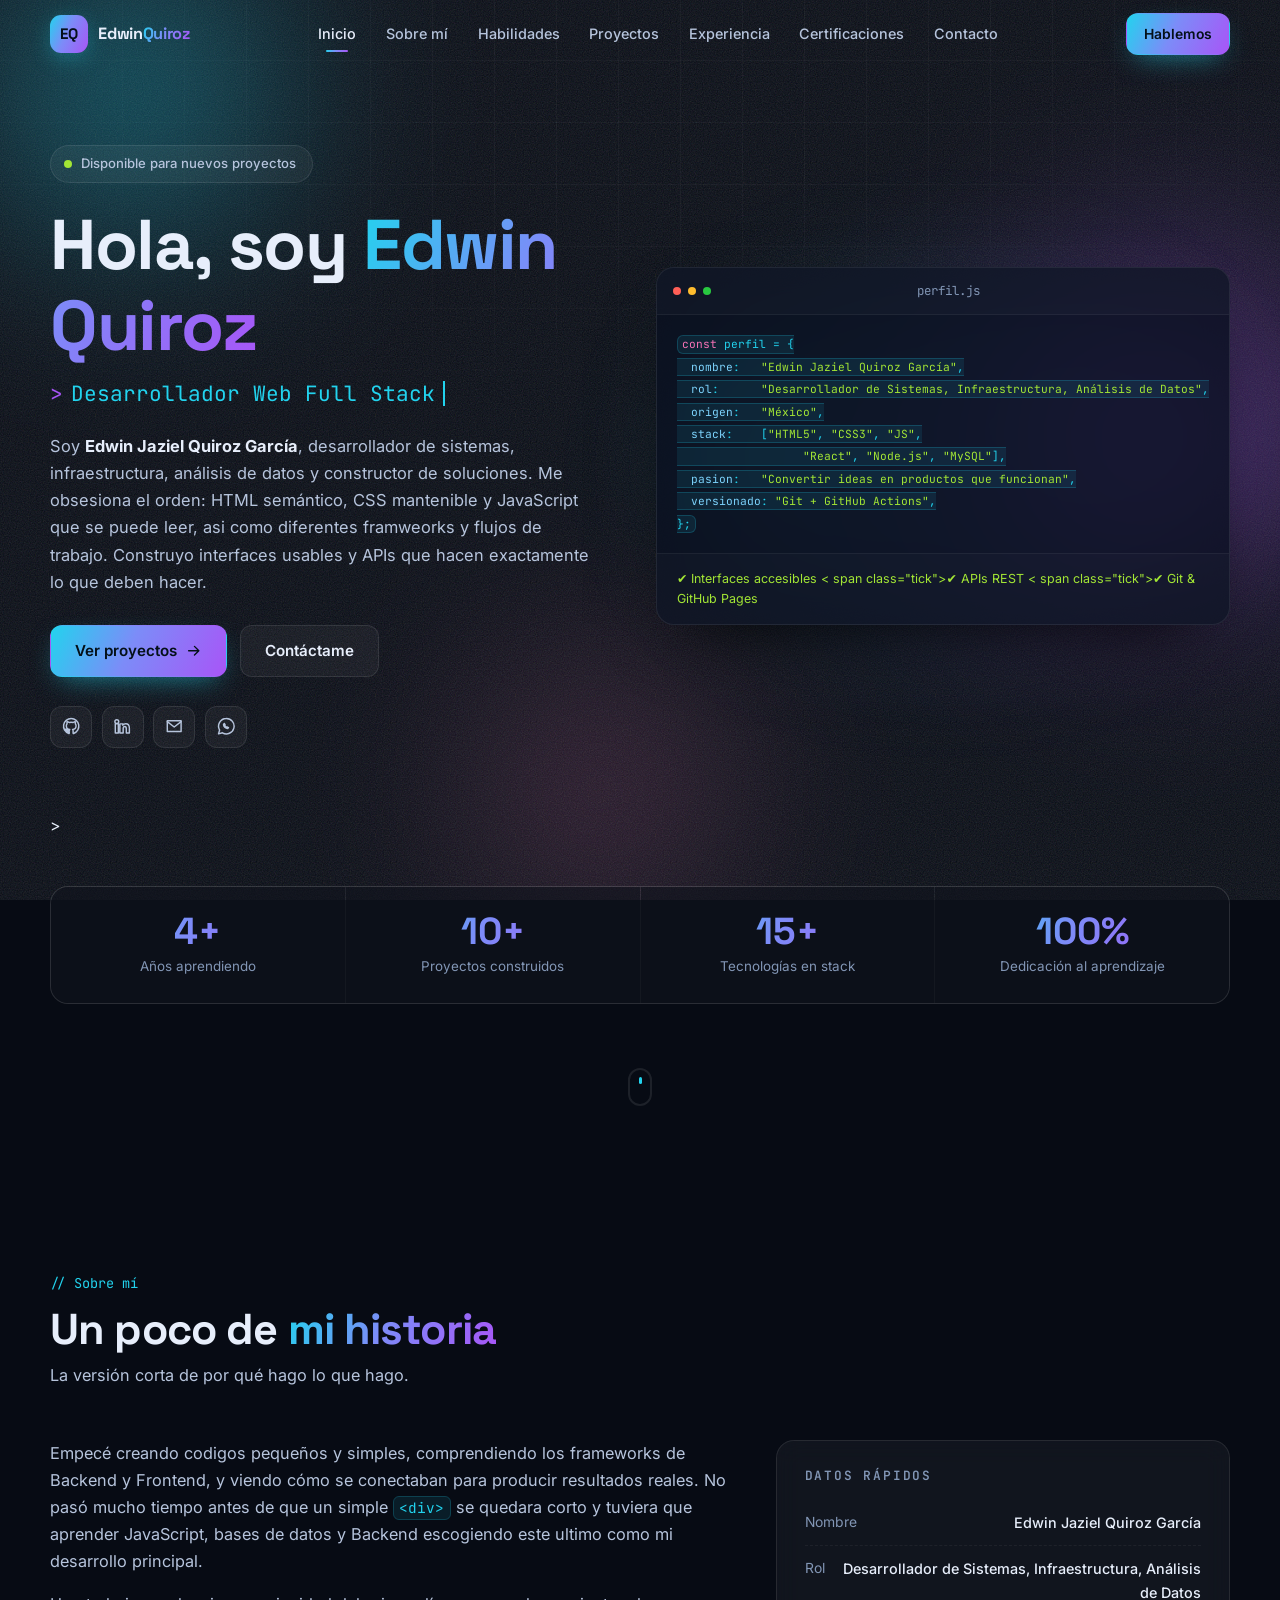
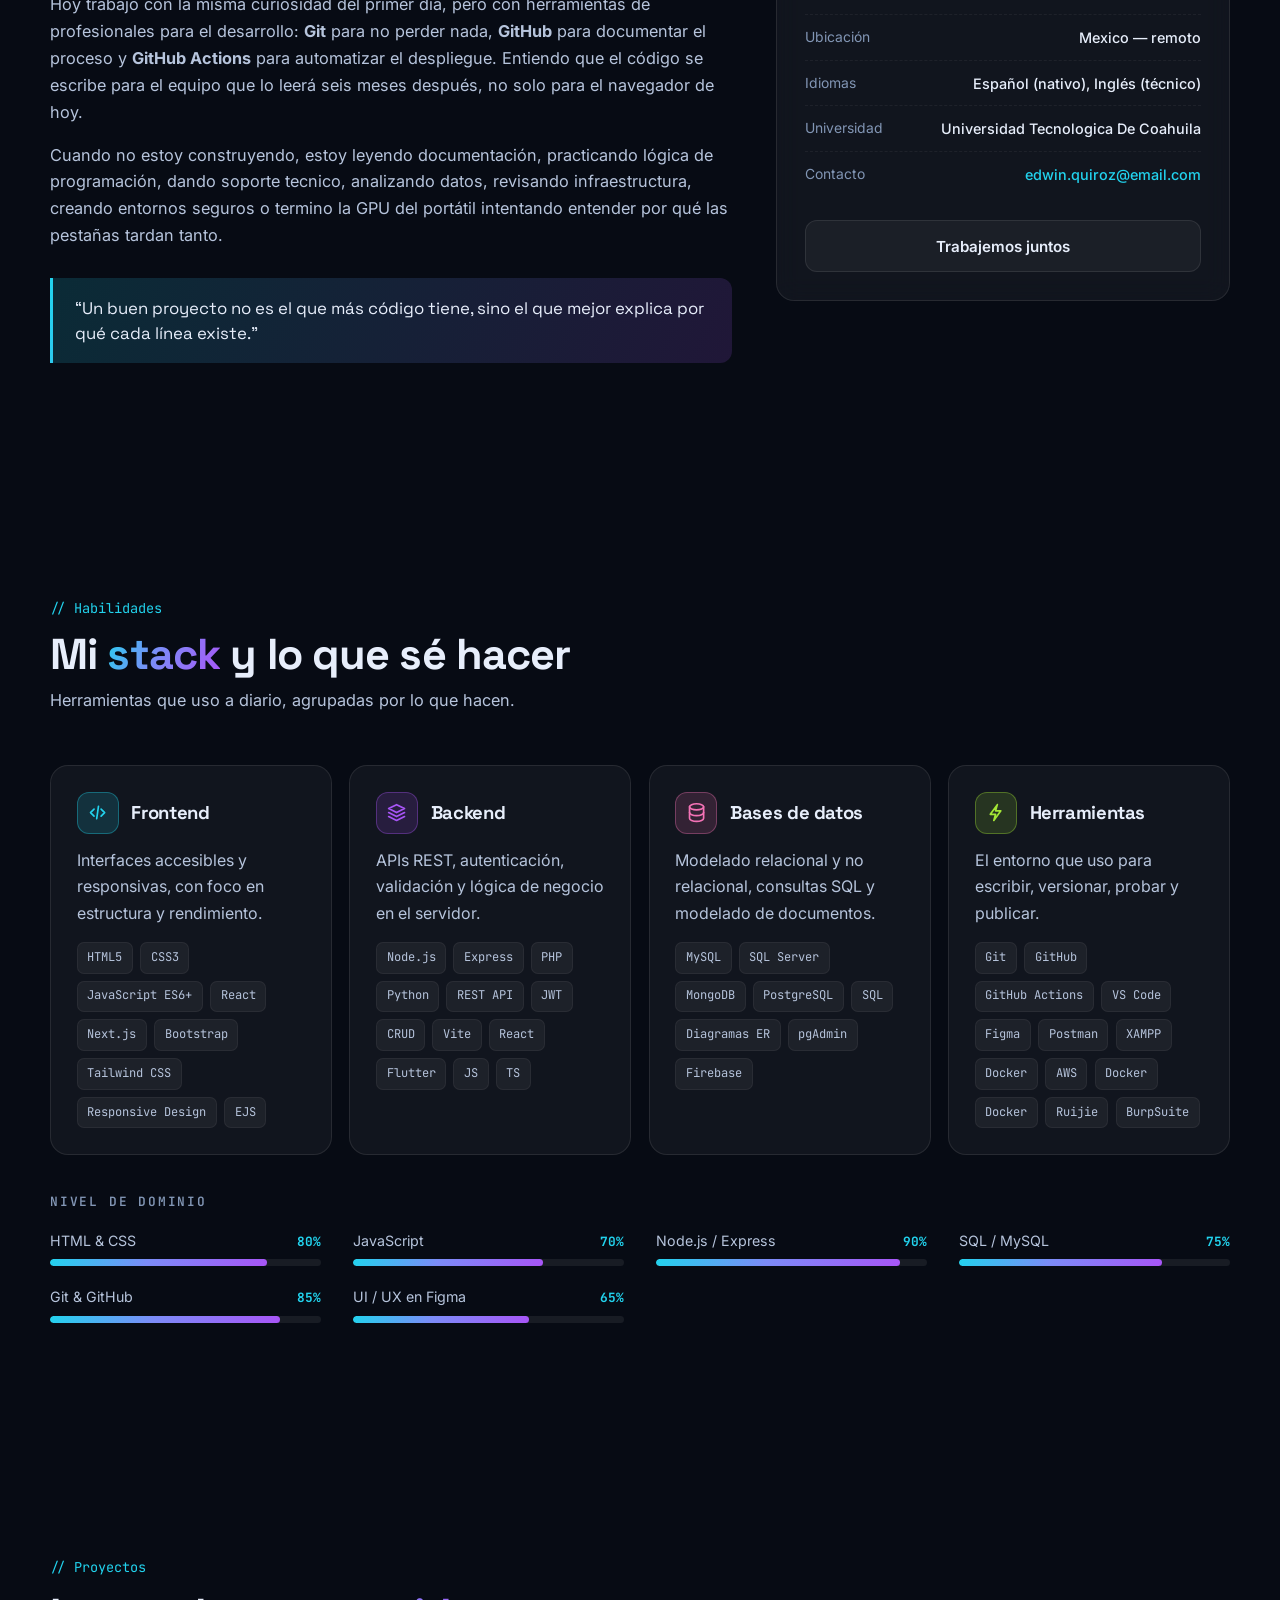
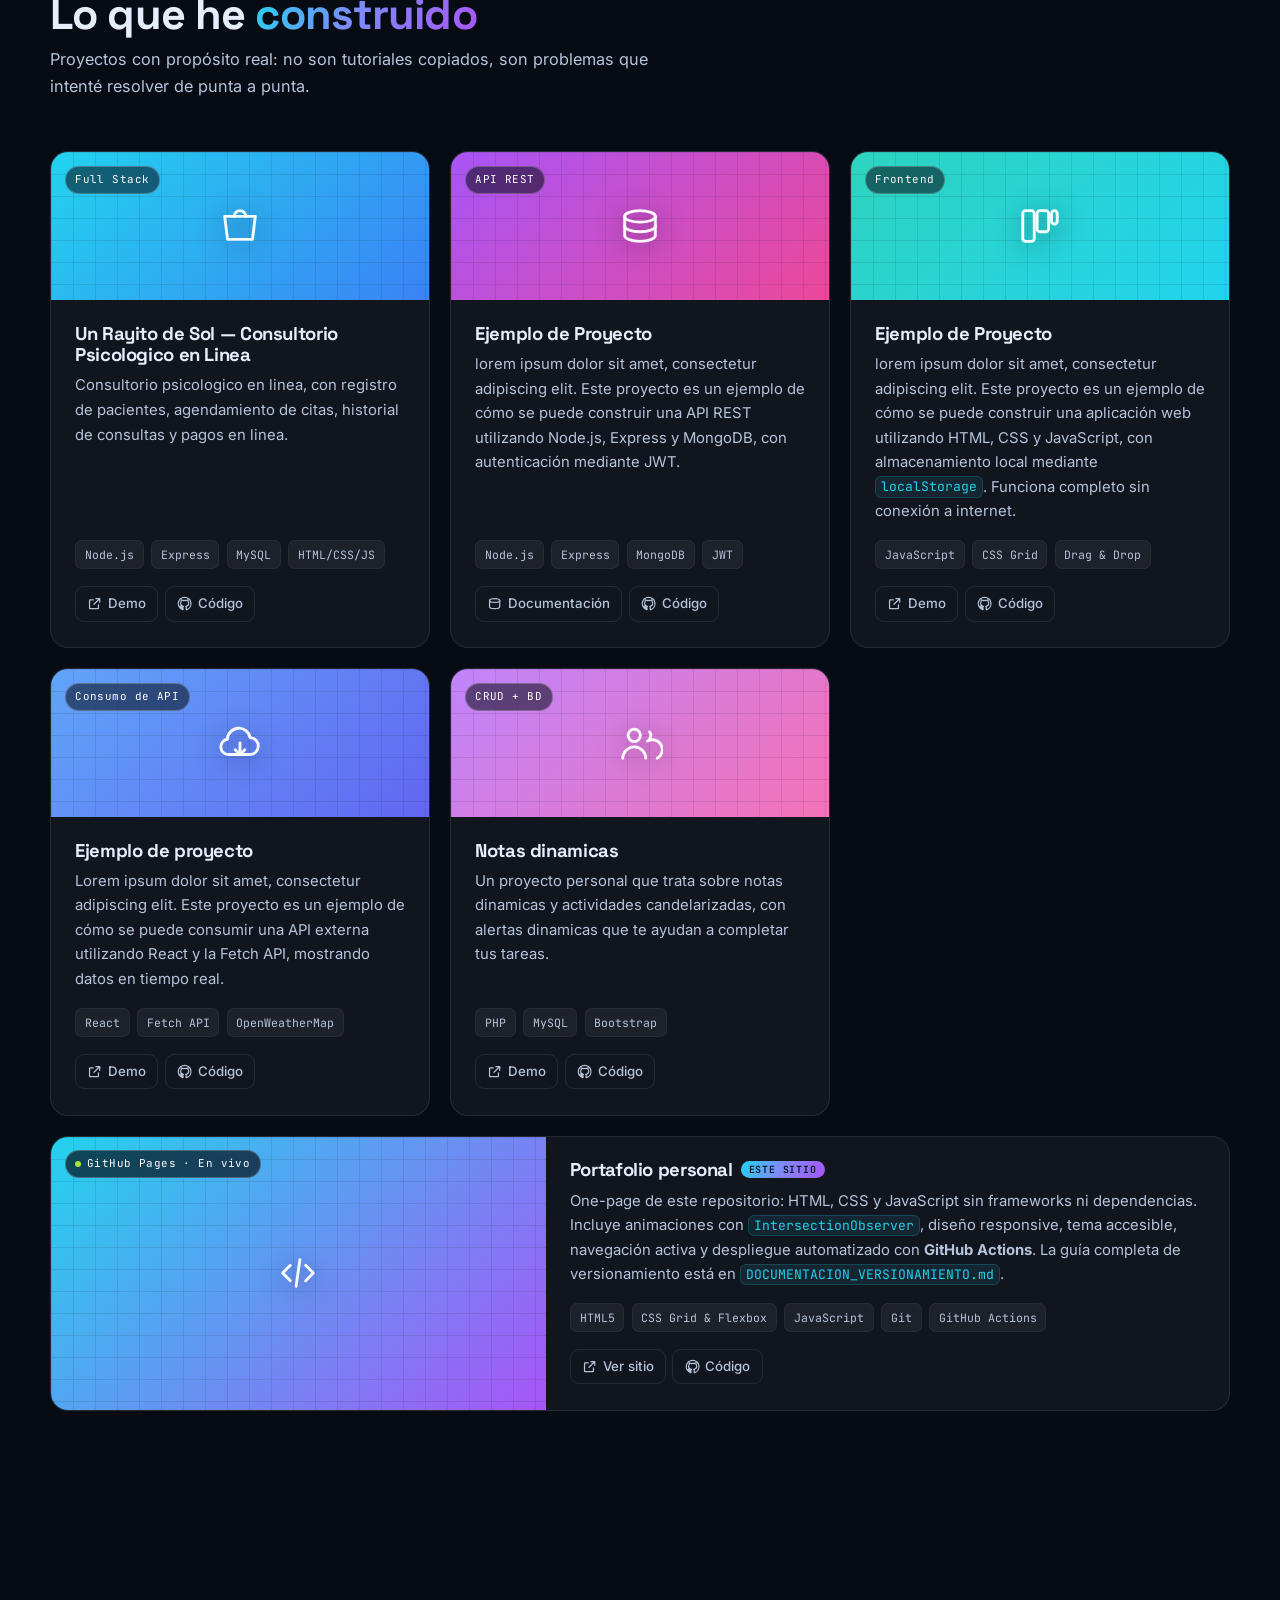
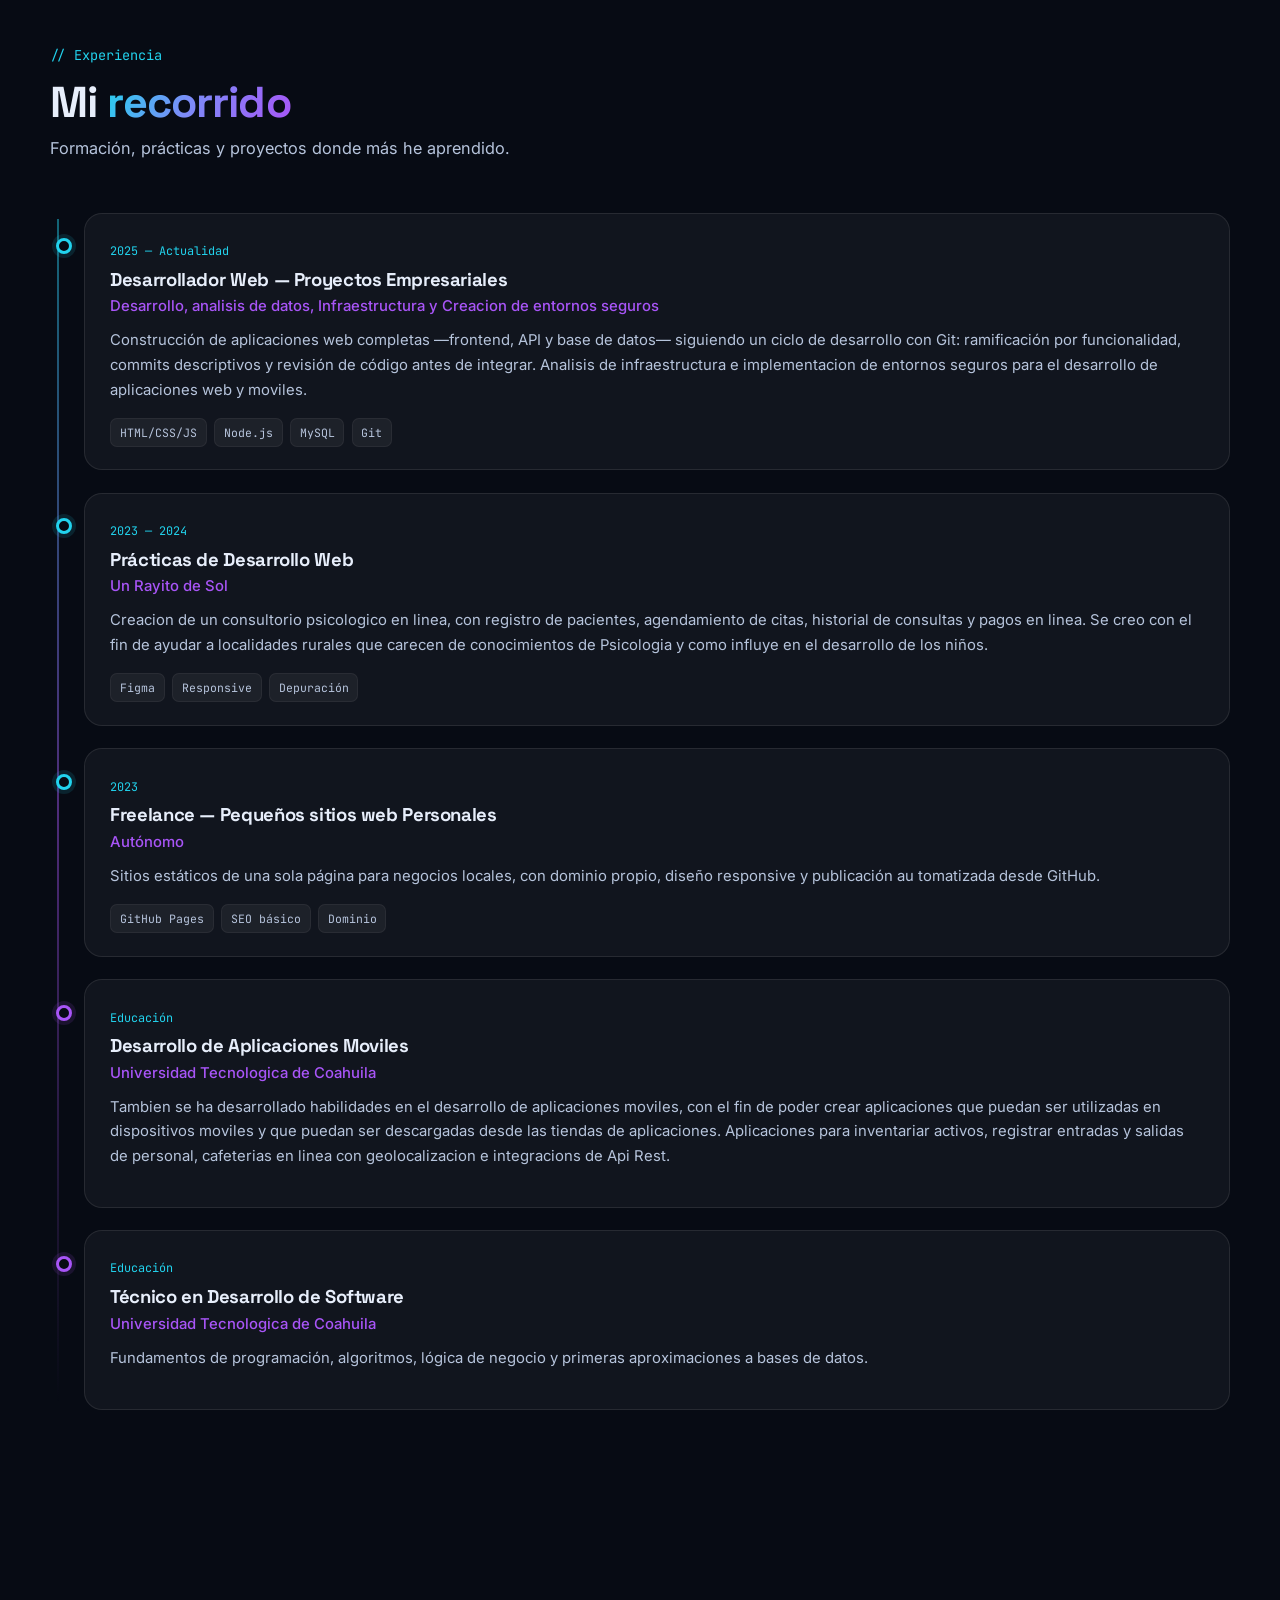
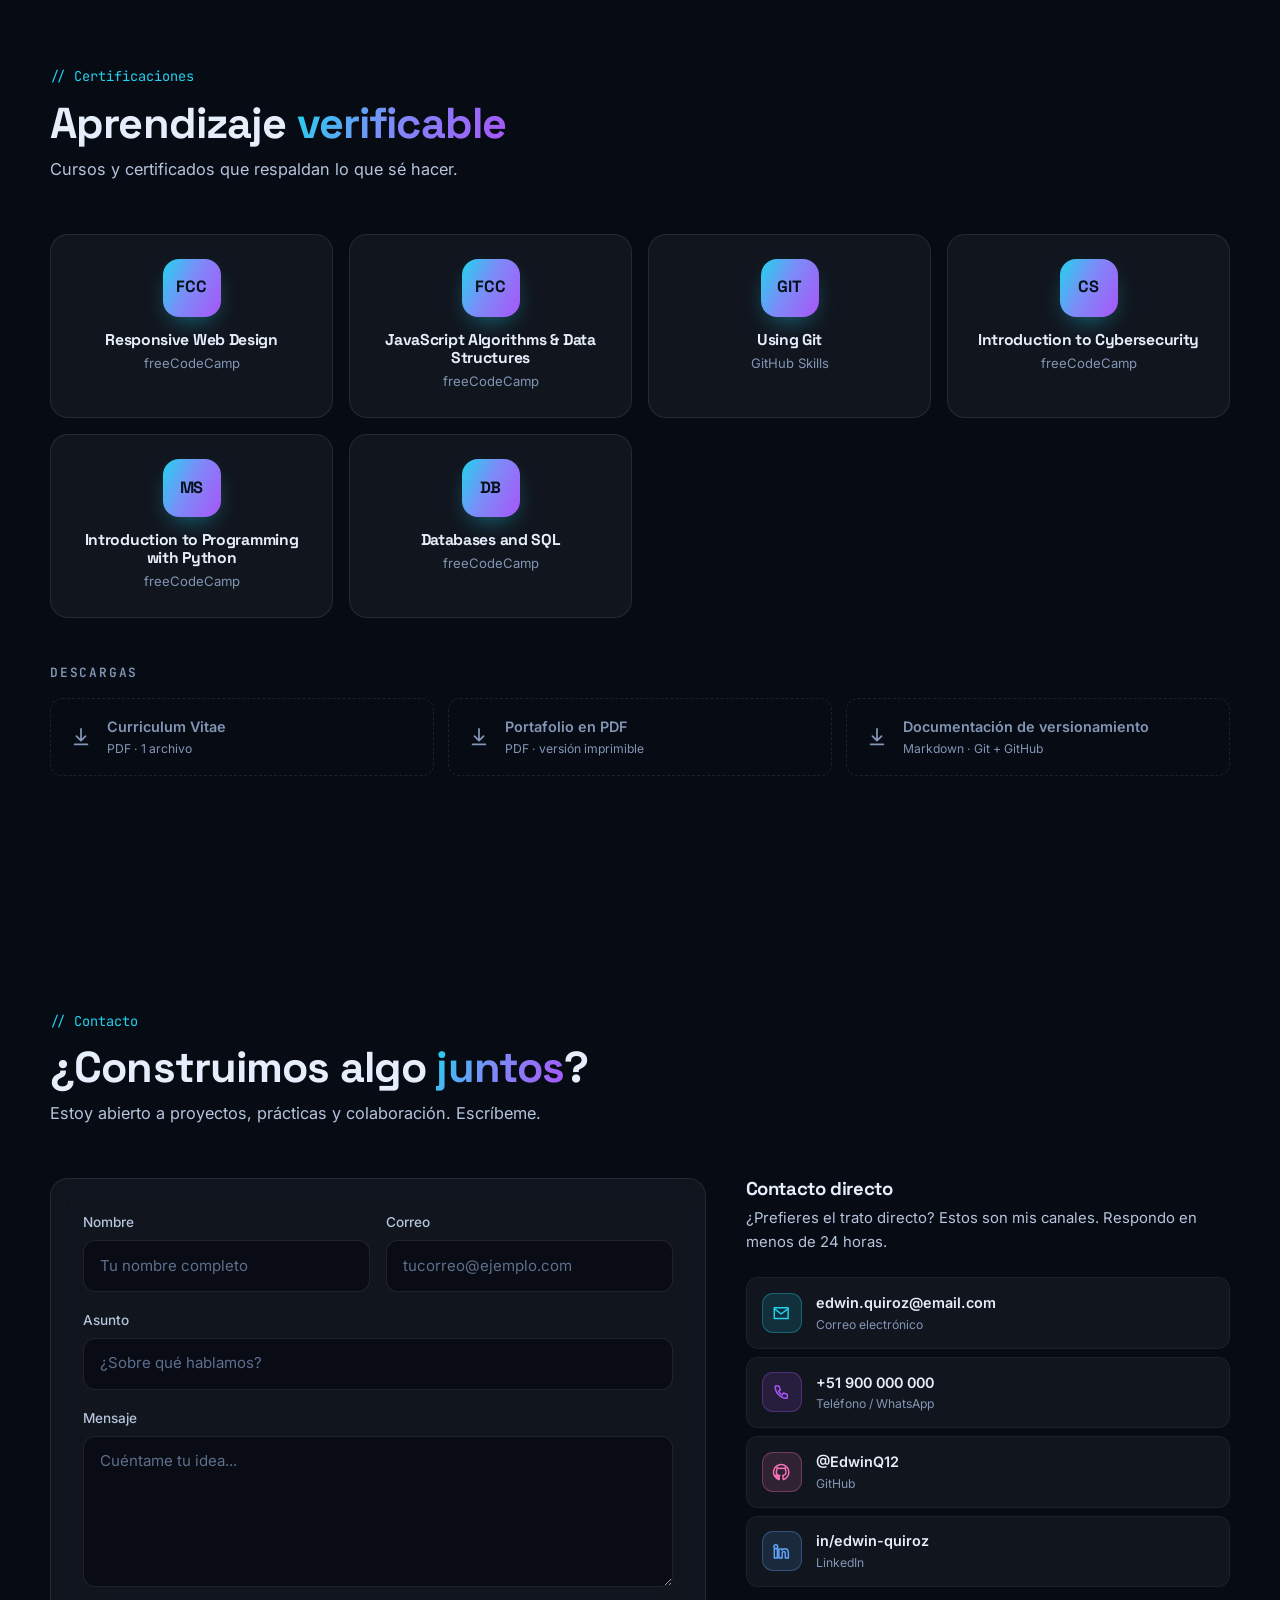
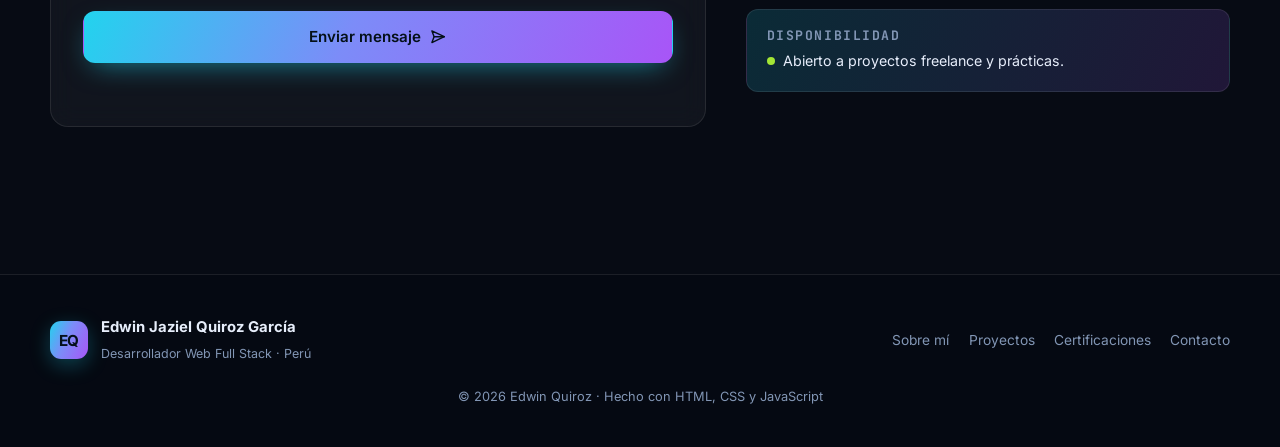
<file: index.html>
<!DOCTYPE html>
<html lang="es">
<head>
  <meta charset="UTF-8" />
  <meta name="viewport" content="width=device-width, initial-scale=1.0" />
  <title>Edwin Quiroz | Desarrollador Web Full Stack</title>
  <meta name="description" content="Portafolio personal de Edwin Jaziel Quiroz García, desarrollador web full stack. Proyectos, habilidades, experiencia y contacto." />
  <meta name="author" content="Edwin Jaziel Quiroz García" />
  <meta name="theme-color" content="#070b14" />
  <meta name="color-scheme" content="dark" />

  <!-- Open Graph / redes sociales -->
  <meta property="og:type" content="website" />
  <meta property="og:title" content="Edwin Quiroz | Desarrollador Web Full Stack" />
  <meta property="og:description" content="Portafolio personal: proyectos, habilidades, experiencia y contacto." />
  <meta property="og:locale" content="es_PE" />

  <link rel="icon" type="image/svg+xml" href="assets/favicon.svg" />
  <link rel="preconnect" href="https://fonts.googleapis.com" />
  <link rel="preconnect" href="https://fonts.gstatic.com" crossorigin />
  <link href="https://fonts.googleapis.com/css2?family=Inter:wght@300;400;500;600;700&family=JetBrains+Mono:wght@400;600&family=Space+Grotesk:wght@500;600;700&display=swap" rel="stylesheet" />
  <link rel="stylesheet" href="css/styles.css" />

  <!-- Marca de que JS está activo: activa las animaciones de entrada (mejora progresiva) -->
  <script>document.documentElement.classList.add('js');</script>

  <!-- Datos estructurados para buscadores -->
  <script type="application/ld+json">
  {
    "@context": "https://schema.org",
    "@type": "Person",
    "name": "Edwin Jaziel Quiroz García",
    "jobTitle": "Desarrollador Web Full Stack",
    "url": "https://edwinq12.github.io/QuirozGarciaEdwinJaziel_DWI_U2/"
  }
  </script>
</head>

<body id="top">

<!-- ======================= FONDOS DECORATIVOS ======================= -->
<div class="backdrop" aria-hidden="true">
  <div class="backdrop__grid"></div>
  <span class="orb orb--cyan"></span>
  <span class="orb orb--violet"></span>
  <span class="orb orb--pink"></span>
  <div class="backdrop__noise"></div>
</div>

<a class="skip-link" href="#main">Saltar al contenido principal</a>

<!-- ============================== NAVBAR ============================== -->
<header class="nav" id="nav">
  <div class="nav__inner container">

    <a href="#top" class="brand">
      <span class="brand__mark" aria-hidden="true">EQ</span>
      <span class="brand__text">Edwin<em>Quiroz</em></span>
      <span class="sr-only">— ir al inicio</span>
    </a>

    <nav class="nav__links" id="navLinks" aria-label="Navegación principal">
      <a href="#inicio"       class="nav__link is-active">Inicio</a>
      <a href="#sobre"        class="nav__link">Sobre mí</a>
      <a href="#habilidades"  class="nav__link">Habilidades</a>
      <a href="#proyectos"    class="nav__link">Proyectos</a>
      <a href="#experiencia"  class="nav__link">Experiencia</a>
      <a href="#certificaciones" class="nav__link">Certificaciones</a>
      <a href="#contacto"     class="nav__link">Contacto</a>
    </nav>

    <div class="nav__actions">
      <a href="#contacto" class="btn btn--sm btn--primary">Hablemos</a>
      <button class="nav__burger" id="burger" aria-label="Abrir menú" aria-expanded="false" aria-controls="navLinks">
        <span></span><span></span><span></span>
      </button>
    </div>

  </div>
</header>

<main id="main">

<!-- =============================== HERO =============================== -->
<section class="hero section" id="inicio">
  <div class="container hero__grid">

    <div class="hero__content">
      <p class="badge-hero reveal">
        <span class="dot"></span> Disponible para nuevos proyectos
      </p>

      <h1 class="hero__title reveal" style="--d:.05s">
        Hola, soy <span class="grad">Edwin<br />Quiroz</span>
      </h1>

      <p class="hero__role reveal" style="--d:.1s">
        <span class="hero__role-prefix">&gt;</span>
        <span id="typed" class="typed"></span><span class="caret" aria-hidden="true"></span>
      </p>

      <p class="hero__text reveal" style="--d:.15s">
        Soy <strong>Edwin Jaziel Quiroz García</strong>, desarrollador de sistemas, infraestructura, análisis de datos y constructor
        de soluciones. Me obsesiona el orden: HTML semántico, CSS mantenible y JavaScript que se
        puede leer, asi como diferentes framweorks y flujos de trabajo.
        Construyo interfaces usables y APIs que hacen exactamente lo que deben hacer.
      </p>

      <div class="hero__cta reveal" style="--d:.2s">
        <a href="#proyectos" class="btn btn--primary">
          Ver proyectos
          <svg viewBox="0 0 24 24" class="ico" aria-hidden="true"><path d="M5 12h14M13 6l6 6-6 6"/></svg>
        </a>
        <a href="#contacto" class="btn btn--ghost">Contáctame</a>
      </div>

      <ul class="social reveal" style="--d:.25s" aria-label="Redes sociales">
        <!-- REEMPLAZA el usuario de GitHub si es distinto -->
        <li><a href="https://github.com/EdwinQ12" target="_blank" rel="noopener" aria-label="GitHub de Edwin">
          <svg viewBox="0 0 24 24" class="ico" aria-hidden="true"><path d="M12 2a10 10 0 0 0-3.16 19.49c.5.09.68-.22.68-.48v-1.7c-2.78.6-3.37-1.34-3.37-1.34-.45-1.16-1.11-1.47-1.11-1.47-.91-.62.07-.61.07-.61 1 .07 1.53 1.03 1.53 1.03.9 1.53 2.34 1.09 2.91.83.09-.65.35-1.09.63-1.34-2.22-.25-4.56-1.11-4.56-4.94 0-1.09.39-1.98 1.03-2.68-.1-.25-.45-1.27.1-2.65 0 0 .84-.27 2.75 1.02a9.5 9.5 0 0 1 5 0c1.91-1.29 2.75-1.02 2.75-1.02.55 1.38.2 2.4.1 2.65.64.7 1.03 1.59 1.03 2.68 0 3.84-2.34 4.68-4.57 4.93.36.31.68.92.68 1.85v2.74c0 .27.18.58.69.48A10 10 0 0 0 12 2Z"/></svg>
        </a></li>
        <li><a href="https://linkedin.com/in/edwin-quiroz" target="_blank" rel="noopener" aria-label="LinkedIn de Edwin">
          <svg viewBox="0 0 24 24" class="ico" aria-hidden="true"><path d="M4.98 3.5a2.5 2.5 0 1 0 0 5 2.5 2.5 0 0 0 0-5ZM3 9h4v12H3zM9 9h3.8v1.7h.05c.53-.95 1.83-1.95 3.76-1.95 4.02 0 4.76 2.5 4.76 5.75V21h-4v-5.5c0-1.31-.02-3-1.9-3-1.9 0-2.2 1.42-2.2 2.9V21H9Z"/></svg>
        </a></li>
        <!-- REEMPLAZA tu correo -->
        <li><a href="mailto:edwin.quiroz@email.com" aria-label="Enviar correo a Edwin">
          <svg viewBox="0 0 24 24" class="ico" aria-hidden="true"><path d="M3 5h18v14H3z"/><path d="m3 6 9 7 9-7"/></svg>
        </a></li>
        <li><a href="https://wa.me/51900000000" target="_blank" rel="noopener" aria-label="WhatsApp de Edwin">
          <svg viewBox="0 0 24 24" class="ico" aria-hidden="true"><path d="M12 2a10 10 0 0 0-8.6 15L2 22l5.2-1.4A10 10 0 1 0 12 2Z"/><path d="M8.5 9.5c0 3 2.5 5.5 5.5 5.5l1-1.2-2-1-.8.8a4.4 4.4 0 0 1-2.3-2.3l.8-.8-1-2Z"/></svg>
        </a></li>
      </ul>
    </div>

    <!-- Tarjeta tipo editor de código -->
    <div class="hero__visual reveal" style="--d:.2s">
      <div class="codecard">
        <div class="codecard__bar">
          <span class="dot dot--r"></span><span class="dot dot--y"></span><span class="dot dot--g"></span>
          <span class="codecard__file">perfil.js</span>
        </div>
<pre class="code"><code><span class="c-k">const</span> <span class="c-f">perfil</span> = {
  <span class="c-p">nombre</span>:   <span class="c-s">"Edwin Jaziel Quiroz García"</span>,
  <span class="c-p">rol</span>:      <span class="c-s">"Desarrollador de Sistemas, Infraestructura, Análisis de Datos"</span>,
  <span class="c-p">origen</span>:   <span class="c-s">"México"</span>,
  <span class="c-p">stack</span>:    [<span class="c-s">"HTML5"</span>, <span class="c-s">"CSS3"</span>, <span class="c-s">"JS"</span>,
                  <span class="c-s">"React"</span>, <span class="c-s">"Node.js"</span>, <span class="c-s">"MySQL"</span>],
  <span class="c-p">pasion</span>:   <span class="c-s">"Convertir ideas en productos que funcionan"</span>,
  <span class="c-p">versionado</span>: <span class="c-s">"Git + GitHub Actions"</span>,
};</code></pre>
        <div class="codecard__foot">
          <span class="tick">✔</ span> Interfaces accesibles
          < span class="tick">✔</ span> APIs REST
          < span class="tick">✔</ span> Git &amp; GitHub Pages
        </div>
      </div>
      <div class="hero__glow" aria-hidden="true"></div>
    </div>
    >
  </div>

  <div class="container">
    <ul class="stats">
      <li class="stat reveal"><b data-count="4" data-suffix="+">0</b><span>Años aprendiendo</span></li>
      <li class="stat reveal" style="--d:.08s"><b data-count="10" data-suffix="+">0</b><span>Proyectos construidos</span></li>
      <li class="stat reveal" style="--d:.16s"><b data-count="15" data-suffix="+">0</b><span>Tecnologías en stack</span></li>
      <li class="stat reveal" style="--d:.24s"><b data-count="100" data-suffix="%">0</b><span>Dedicación al aprendizaje</span></li>
    </ul>
  </div>

  <a href="#sobre" class="scroll-hint" aria-label="Bajar a la sección Sobre mí">
    <span class="scroll-hint__mouse"><i></i></span>
  </a>
</section>

<!-- ============================= SOBRE MÍ ============================= -->
<section class="section" id="sobre">
  <div class="container">
    <header class="sec-head reveal">
      <span class="sec-head__tag">// Sobre mí</span>
      <h2 class="sec-head__title">Un poco de <span class="grad">mi historia</span></h2>
      <p class="sec-head__lead">La versión corta de por qué hago lo que hago.</p>
    </header>

    <div class="about">
      <div class="about__text reveal">
        <p>
          Empecé creando codigos pequeños y simples, comprendiendo los frameworks de Backend y Frontend, y viendo cómo se conectaban para producir
          resultados reales. No pasó mucho tiempo antes de que un simple
          <code>&lt;div&gt;</code> se quedara corto y tuviera que aprender JavaScript, bases de
          datos y Backend escogiendo este ultimo como mi desarrollo principal.
        </p>
        <p>
          Hoy trabajo con la misma curiosidad del primer día, pero con herramientas de
          profesionales para el desarrollo: <strong>Git</strong> para no perder nada, <strong>GitHub</strong> para
          documentar el proceso y <strong>GitHub Actions</strong> para automatizar el
          despliegue. Entiendo que el código se escribe para el equipo que lo leerá seis meses
          después, no solo para el navegador de hoy.
        </p>
        <p>
          Cuando no estoy construyendo, estoy leyendo documentación, practicando lógica de
          programación, dando soporte tecnico, analizando datos, revisando infraestructura, creando entornos seguros
           o termino la GPU del portátil intentando entender por qué las pestañas
          tardan tanto. 
        </p>
        <blockquote class="quote">
          “Un buen proyecto no es el que más código tiene, sino el que mejor explica por qué
          cada línea existe.”
        </blockquote>
      </div>

      <aside class="about__card reveal" style="--d:.1s">
        <h3 class="about__card-title">Datos rápidos</h3>
        <dl class="specs">
          <div><dt>Nombre</dt><dd>Edwin Jaziel Quiroz García</dd></div>
          <div><dt>Rol</dt><dd>Desarrollador de Sistemas, Infraestructura, Análisis de Datos</dd></div>
          <!-- REEMPLAZA tu ubicación y tu universidad -->
          <div><dt>Ubicación</dt><dd>Mexico — remoto</dd></div>
          <div><dt>Idiomas</dt><dd>Español (nativo), Inglés (técnico)</dd></div>
          <div><dt>Universidad</dt><dd>Universidad Tecnologica De Coahuila</dd></div>
          <div><dt>Contacto</dt><dd><a href="mailto:edwin.quiroz@email.com">edwin.quiroz@email.com</a></dd></div>
        </dl>
        <a href="#contacto" class="btn btn--block btn--ghost">Trabajemos juntos</a>
      </aside>
    </div>
  </div>
</section>

<!-- =========================== HABILIDADES =========================== -->
<section class="section" id="habilidades">
  <div class="container">
    <header class="sec-head reveal">
      <span class="sec-head__tag">// Habilidades</span>
      <h2 class="sec-head__title">Mi <span class="grad">stack</span> y lo que sé hacer</h2>
      <p class="sec-head__lead">Herramientas que uso a diario, agrupadas por lo que hacen.</p>
    </header>

    <div class="skills">

      <article class="skill-card reveal">
        <header>
          <span class="skill-card__icon" style="--i:#22d3ee">
            <svg viewBox="0 0 24 24" class="ico" aria-hidden="true"><path d="m8 8-4 4 4 4M16 8l4 4-4 4M13 5l-2 14"/></svg>
          </span>
          <h3>Frontend</h3>
        </header>
        <p>Interfaces accesibles y responsivas, con foco en estructura y rendimiento.</p>
        <ul class="chips">
          <li>HTML5</li><li>CSS3</li><li>JavaScript ES6+</li><li>React</li><li>Next.js</li>
          <li>Bootstrap</li><li>Tailwind CSS</li><li>Responsive Design</li><li>EJS</li>
        </ul>
      </article>

      <article class="skill-card reveal" style="--d:.08s">
        <header>
          <span class="skill-card__icon" style="--i:#a855f7">
            <svg viewBox="0 0 24 24" class="ico" aria-hidden="true"><path d="M12 3 3 7.5 12 12l9-4.5Z"/><path d="m3 12 9 4.5 9-4.5M3 16.5 12 21l9-4.5"/></svg>
          </span>
          <h3>Backend</h3>
        </header>
        <p>APIs REST, autenticación, validación y lógica de negocio en el servidor.</p>
        <ul class="chips">
          <li>Node.js</li><li>Express</li><li>PHP</li><li>Python</li>
          <li>REST API</li><li>JWT</li><li>CRUD</li><li>Vite</li><li>React</li><li>Flutter</li>
          <li>JS</li><li>TS</li>
        </ul>
      </article>

      <article class="skill-card reveal" style="--d:.16s">
        <header>
          <span class="skill-card__icon" style="--i:#f472b6">
            <svg viewBox="0 0 24 24" class="ico" aria-hidden="true"><ellipse cx="12" cy="5.5" rx="8" ry="3.5"/><path d="M4 5.5v13c0 1.9 3.6 3.5 8 3.5s8-1.6 8-3.5v-13"/><path d="M4 12c0 1.9 3.6 3.5 8 3.5s8-1.6 8-3.5"/></svg>
          </span>
          <h3>Bases de datos</h3>
        </header>
        <p>Modelado relacional y no relacional, consultas SQL y modelado de documentos.</p>
        <ul class="chips">
          <li>MySQL</li><li>SQL Server</li><li>MongoDB</li><li>PostgreSQL</li>
          <li>SQL</li><li>Diagramas ER</li><li>pgAdmin</li><li>Firebase</li>
        </ul>
      </article>

      <article class="skill-card reveal" style="--d:.24s">
        <header>
          <span class="skill-card__icon" style="--i:#a3e635">
            <svg viewBox="0 0 24 24" class="ico" aria-hidden="true"><path d="M14 3 6 14h6l-2 7 8-11h-6Z"/></svg>
          </span>
          <h3>Herramientas</h3>
        </header>
        <p>El entorno que uso para escribir, versionar, probar y publicar.</p>
        <ul class="chips">
          <li>Git</li><li>GitHub</li><li>GitHub Actions</li><li>VS Code</li>
          <li>Figma</li><li>Postman</li><li>XAMPP</li><li>Docker</li><li>AWS</li>
          <li>Docker</li><li>Docker</li><li>Ruijie</li><li>BurpSuite</li>
        </ul>
      </article>

    </div>

    <!-- Barras de nivel -->
    <div class="levels reveal">
      <h3 class="levels__title">Nivel de dominio</h3>
      <div class="levels__grid">
        <div class="level">
          <div class="level__top"><span>HTML &amp; CSS</span><b>80%</b></div>
          <div class="bar"><i class="bar__fill" style="--lvl:80%"></i></div>
        </div>
        <div class="level">
          <div class="level__top"><span>JavaScript</span><b>70%</b></div>
          <div class="bar"><i class="bar__fill" style="--lvl:70%"></i></div>
        </div>
        <div class="level">
          <div class="level__top"><span>Node.js / Express</span><b>90%</b></div>
          <div class="bar"><i class="bar__fill" style="--lvl:90%"></i></div>
        </div>
        <div class="level">
          <div class="level__top"><span>SQL / MySQL</span><b>75%</b></div>
          <div class="bar"><i class="bar__fill" style="--lvl:75%"></i></div>
        </div>
        <div class="level">
          <div class="level__top"><span>Git &amp; GitHub</span><b>85%</b></div>
          <div class="bar"><i class="bar__fill" style="--lvl:85%"></i></div>
        </div>
        <div class="level">
          <div class="level__top"><span>UI / UX en Figma</span><b>65%</b></div>
          <div class="bar"><i class="bar__fill" style="--lvl:65%"></i></div>
        </div>
      </div>
    </div>
  </div>
</section>

<!-- ============================= PROYECTOS ============================= -->
<section class="section" id="proyectos">
  <div class="container">
    <header class="sec-head reveal">
      <span class="sec-head__tag">// Proyectos</span>
      <h2 class="sec-head__title">Lo que he <span class="grad">construido</span></h2>
      <p class="sec-head__lead">
        Proyectos con propósito real: no son tutoriales copiados, son problemas que
        intenté resolver de punta a punta.
      </p>
    </header>

    <div class="projects">

      <!-- 1 -->
      <article class="project reveal">
        <div class="project__cover" style="--g1:#22d3ee;--g2:#3b82f6">
          <svg viewBox="0 0 24 24" class="ico" aria-hidden="true"><path d="M4 7h16l-1.5 12H5.5Z"/><path d="M9 7a3 3 0 0 1 6 0"/></svg>
          <span class="project__tag">Full Stack</span>
        </div>
        <div class="project__body">
          <h3>Un Rayito de Sol — Consultorio Psicologico en Linea</h3>
          <p>
            Consultorio psicologico en linea, con registro de pacientes, agendamiento de citas, 
            historial de consultas y pagos en linea.
          </p>
          <ul class="chips chips--sm">
            <li>Node.js</li><li>Express</li><li>MySQL</li><li>HTML/CSS/JS</li>
          </ul>
          <div class="project__links">
            <a href="#" class="link"><svg viewBox="0 0 24 24" class="ico" aria-hidden="true"><path d="M14 4h6v6M20 4l-9 9M18 14v5a1 1 0 0 1-1 1H5a1 1 0 0 1-1-1V7a1 1 0 0 1 1-1h5"/></svg>Demo</a>
            <a href="#" class="link"><svg viewBox="0 0 24 24" class="ico" aria-hidden="true"><path d="M12 2a10 10 0 0 0-3.16 19.49c.5.09.68-.22.68-.48v-1.7c-2.78.6-3.37-1.34-3.37-1.34-.45-1.16-1.11-1.47-1.11-1.47-.91-.62.07-.61.07-.61 1 .07 1.53 1.03 1.53 1.03.9 1.53 2.34 1.09 2.91.83.09-.65.35-1.09.63-1.34-2.22-.25-4.56-1.11-4.56-4.94 0-1.09.39-1.98 1.03-2.68-.1-.25-.45-1.27.1-2.65 0 0 .84-.27 2.75 1.02a9.5 9.5 0 0 1 5 0c1.91-1.29 2.75-1.02 2.75-1.02.55 1.38.2 2.4.1 2.65.64.7 1.03 1.59 1.03 2.68 0 3.84-2.34 4.68-4.57 4.93.36.31.68.92.68 1.85v2.74c0 .27.18.58.69.48A10 10 0 0 0 12 2Z"/></svg>Código</a>
          </div>
        </div>
      </article>

      <!-- 2 -->
      <article class="project reveal" style="--d:.06s">
        <div class="project__cover" style="--g1:#a855f7;--g2:#ec4899">
          <svg viewBox="0 0 24 24" class="ico" aria-hidden="true"><path d="M4 7c0-1.7 3.6-3 8-3s8 1.3 8 3-3.6 3-8 3-8-1.3-8-3Z"/><path d="M4 7v10c0 1.7 3.6 3 8 3s8-1.3 8-3V7"/><path d="M4 12c0 1.7 3.6 3 8 3s8-1.3 8-3"/></svg>
          <span class="project__tag">API REST</span>
        </div>
        <div class="project__body">
          <h3>Ejemplo de Proyecto</h3>
          <p>
            lorem ipsum dolor sit amet, consectetur adipiscing elit. Este proyecto es un ejemplo de cómo se puede construir una API REST utilizando Node.js, Express y MongoDB, con autenticación mediante JWT.
          </p>
          <ul class="chips chips--sm">
            <li>Node.js</li><li>Express</li><li>MongoDB</li><li>JWT</li>
          </ul>
          <div class="project__links">
            <a href="#" class="link"><svg viewBox="0 0 24 24" class="ico" aria-hidden="true"><path d="M4 7c0-1.7 3.6-3 8-3s8 1.3 8 3-3.6 3-8 3-8-1.3-8-3Z"/><path d="M4 7v10c0 1.7 3.6 3 8 3s8-1.3 8-3V7"/></svg>Documentación</a>
            <a href="#" class="link"><svg viewBox="0 0 24 24" class="ico" aria-hidden="true"><path d="M12 2a10 10 0 0 0-3.16 19.49c.5.09.68-.22.68-.48v-1.7c-2.78.6-3.37-1.34-3.37-1.34-.45-1.16-1.11-1.47-1.11-1.47-.91-.62.07-.61.07-.61 1 .07 1.53 1.03 1.53 1.03.9 1.53 2.34 1.09 2.91.83.09-.65.35-1.09.63-1.34-2.22-.25-4.56-1.11-4.56-4.94 0-1.09.39-1.98 1.03-2.68-.1-.25-.45-1.27.1-2.65 0 0 .84-.27 2.75 1.02a9.5 9.5 0 0 1 5 0c1.91-1.29 2.75-1.02 2.75-1.02.55 1.38.2 2.4.1 2.65.64.7 1.03 1.59 1.03 2.68 0 3.84-2.34 4.68-4.57 4.93.36.31.68.92.68 1.85v2.74c0 .27.18.58.69.48A10 10 0 0 0 12 2Z"/></svg>Código</a>
          </div>
        </div>
      </article>

      <!-- 3 -->
      <article class="project reveal" style="--d:.12s">
        <div class="project__cover" style="--g1:#2dd4bf;--g2:#22d3ee">
          <svg viewBox="0 0 24 24" class="ico" aria-hidden="true"><rect x="3" y="4" width="6" height="16" rx="1.5"/><rect x="10.5" y="4" width="6" height="11" rx="1.5"/><rect x="18" y="4" width="3" height="7" rx="1.5"/></svg>
          <span class="project__tag">Frontend</span>
        </div>
        <div class="project__body">
          <h3>Ejemplo de Proyecto</h3>
          <p>
            lorem ipsum dolor sit amet, consectetur adipiscing elit. Este proyecto es un ejemplo de cómo se puede construir una aplicación web utilizando HTML, CSS y JavaScript, con almacenamiento local mediante
            <code>localStorage</code>. Funciona completo sin conexión a internet.
          </p>
          <ul class="chips chips--sm">
            <li>JavaScript</li><li>CSS Grid</li><li>Drag &amp; Drop</li>
          </ul>
          <div class="project__links">
            <a href="#" class="link"><svg viewBox="0 0 24 24" class="ico" aria-hidden="true"><path d="M14 4h6v6M20 4l-9 9M18 14v5a1 1 0 0 1-1 1H5a1 1 0 0 1-1-1V7a1 1 0 0 1 1-1h5"/></svg>Demo</a>
            <a href="#" class="link"><svg viewBox="0 0 24 24" class="ico" aria-hidden="true"><path d="M12 2a10 10 0 0 0-3.16 19.49c.5.09.68-.22.68-.48v-1.7c-2.78.6-3.37-1.34-3.37-1.34-.45-1.16-1.11-1.47-1.11-1.47-.91-.62.07-.61.07-.61 1 .07 1.53 1.03 1.53 1.03.9 1.53 2.34 1.09 2.91.83.09-.65.35-1.09.63-1.34-2.22-.25-4.56-1.11-4.56-4.94 0-1.09.39-1.98 1.03-2.68-.1-.25-.45-1.27.1-2.65 0 0 .84-.27 2.75 1.02a9.5 9.5 0 0 1 5 0c1.91-1.29 2.75-1.02 2.75-1.02.55 1.38.2 2.4.1 2.65.64.7 1.03 1.59 1.03 2.68 0 3.84-2.34 4.68-4.57 4.93.36.31.68.92.68 1.85v2.74c0 .27.18.58.69.48A10 10 0 0 0 12 2Z"/></svg>Código</a>
          </div>
        </div>
      </article>

      <!-- 4 -->
      <article class="project reveal" style="--d:.18s">
        <div class="project__cover" style="--g1:#60a5fa;--g2:#6366f1">
          <svg viewBox="0 0 24 24" class="ico" aria-hidden="true"><path d="M6 18a4 4 0 0 1-.6-7.96A6 6 0 0 1 17.3 9.2 3.9 3.9 0 0 1 17 18Z"/><path d="M12 12v6M9.5 15.5 12 18l2.5-2.5"/></svg>
          <span class="project__tag">Consumo de API</span>
        </div>
        <div class="project__body">
          <h3>Ejemplo de proyecto</h3>
          <p>
          Lorem ipsum dolor sit amet, consectetur adipiscing elit. Este proyecto es un ejemplo de cómo se puede consumir una API externa utilizando React y la Fetch API, mostrando datos en tiempo real.
          <ul class="chips chips--sm">
            <li>React</li><li>Fetch API</li><li>OpenWeatherMap</li>
          </ul>
          <div class="project__links">
            <a href="#" class="link"><svg viewBox="0 0 24 24" class="ico" aria-hidden="true"><path d="M14 4h6v6M20 4l-9 9M18 14v5a1 1 0 0 1-1 1H5a1 1 0 0 1-1-1V7a1 1 0 0 1 1-1h5"/></svg>Demo</a>
            <a href="#" class="link"><svg viewBox="0 0 24 24" class="ico" aria-hidden="true"><path d="M12 2a10 10 0 0 0-3.16 19.49c.5.09.68-.22.68-.48v-1.7c-2.78.6-3.37-1.34-3.37-1.34-.45-1.16-1.11-1.47-1.11-1.47-.91-.62.07-.61.07-.61 1 .07 1.53 1.03 1.53 1.03.9 1.53 2.34 1.09 2.91.83.09-.65.35-1.09.63-1.34-2.22-.25-4.56-1.11-4.56-4.94 0-1.09.39-1.98 1.03-2.68-.1-.25-.45-1.27.1-2.65 0 0 .84-.27 2.75 1.02a9.5 9.5 0 0 1 5 0c1.91-1.29 2.75-1.02 2.75-1.02.55 1.38.2 2.4.1 2.65.64.7 1.03 1.59 1.03 2.68 0 3.84-2.34 4.68-4.57 4.93.36.31.68.92.68 1.85v2.74c0 .27.18.58.69.48A10 10 0 0 0 12 2Z"/></svg>Código</a>
          </div>
        </div>
      </article>

      <!-- 5 -->
      <article class="project reveal" style="--d:.24s">
        <div class="project__cover" style="--g1:#c084fc;--g2:#f472b6">
          <svg viewBox="0 0 24 24" class="ico" aria-hidden="true"><circle cx="9" cy="8" r="3.2"/><path d="M3 20a6 6 0 0 1 12 0"/><path d="M16 11a5 5 0 0 1 5 9M17 6.2a3 3 0 0 1 0 3.6"/></svg>
          <span class="project__tag">CRUD + BD</span>
        </div>
        <div class="project__body">
          <h3>Notas dinamicas</h3>
          <p>
            Un proyecto personal que trata sobre notas dinamicas y actividades candelarizadas, con alertas dinamicas que te ayudan a completar tus tareas.
          </p>
          <ul class="chips chips--sm">
            <li>PHP</li><li>MySQL</li><li>Bootstrap</li>
          </ul>
          <div class="project__links">
            <a href="#" class="link"><svg viewBox="0 0 24 24" class="ico" aria-hidden="true"><path d="M14 4h6v6M20 4l-9 9M18 14v5a1 1 0 0 1-1 1H5a1 1 0 0 1-1-1V7a1 1 0 0 1 1-1h5"/></svg>Demo</a>
            <a href="#" class="link"><svg viewBox="0 0 24 24" class="ico" aria-hidden="true"><path d="M12 2a10 10 0 0 0-3.16 19.49c.5.09.68-.22.68-.48v-1.7c-2.78.6-3.37-1.34-3.37-1.34-.45-1.16-1.11-1.47-1.11-1.47-.91-.62.07-.61.07-.61 1 .07 1.53 1.03 1.53 1.03.9 1.53 2.34 1.09 2.91.83.09-.65.35-1.09.63-1.34-2.22-.25-4.56-1.11-4.56-4.94 0-1.09.39-1.98 1.03-2.68-.1-.25-.45-1.27.1-2.65 0 0 .84-.27 2.75 1.02a9.5 9.5 0 0 1 5 0c1.91-1.29 2.75-1.02 2.75-1.02.55 1.38.2 2.4.1 2.65.64.7 1.03 1.59 1.03 2.68 0 3.84-2.34 4.68-4.57 4.93.36.31.68.92.68 1.85v2.74c0 .27.18.58.69.48A10 10 0 0 0 12 2Z"/></svg>Código</a>
          </div>
        </div>
      </article>

      <!-- 6 — destacado -->
      <article class="project project--wide reveal">
        <div class="project__cover project__cover--wide" style="--g1:#22d3ee;--g2:#a855f7">
          <svg viewBox="0 0 24 24" class="ico" aria-hidden="true"><path d="m8 8-4 4 4 4M16 8l4 4-4 4M13 5l-2 14"/></svg>
          <span class="project__tag project__tag--live">GitHub Pages · En vivo</span>
        </div>
        <div class="project__body">
          <h3>Portafolio personal <span class="badge-new">este sitio</span></h3>
          <p>
            One-page de este repositorio: HTML, CSS y JavaScript sin frameworks ni dependencias.
            Incluye animaciones con <code>IntersectionObserver</code>, diseño responsive, tema
            accesible, navegación activa y despliegue automatizado con
            <strong>GitHub Actions</strong>. La guía completa de versionamiento está en
            <code>DOCUMENTACION_VERSIONAMIENTO.md</code>.
          </p>
          <ul class="chips chips--sm">
            <li>HTML5</li><li>CSS Grid &amp; Flexbox</li><li>JavaScript</li>
            <li>Git</li><li>GitHub Actions</li>
          </ul>
          <div class="project__links">
            <a href="https://edwinq12.github.io/QuirozGarciaEdwinJaziel_DWI_U2/" target="_blank" rel="noopener" class="link"><svg viewBox="0 0 24 24" class="ico" aria-hidden="true"><path d="M14 4h6v6M20 4l-9 9M18 14v5a1 1 0 0 1-1 1H5a1 1 0 0 1-1-1V7a1 1 0 0 1 1-1h5"/></svg>Ver sitio</a>
            <a href="https://github.com/EdwinQ12/QuirozGarciaEdwinJaziel_DWI_U2" target="_blank" rel="noopener" class="link"><svg viewBox="0 0 24 24" class="ico" aria-hidden="true"><path d="M12 2a10 10 0 0 0-3.16 19.49c.5.09.68-.22.68-.48v-1.7c-2.78.6-3.37-1.34-3.37-1.34-.45-1.16-1.11-1.47-1.11-1.47-.91-.62.07-.61.07-.61 1 .07 1.53 1.03 1.53 1.03.9 1.53 2.34 1.09 2.91.83.09-.65.35-1.09.63-1.34-2.22-.25-4.56-1.11-4.56-4.94 0-1.09.39-1.98 1.03-2.68-.1-.25-.45-1.27.1-2.65 0 0 .84-.27 2.75 1.02a9.5 9.5 0 0 1 5 0c1.91-1.29 2.75-1.02 2.75-1.02.55 1.38.2 2.4.1 2.65.64.7 1.03 1.59 1.03 2.68 0 3.84-2.34 4.68-4.57 4.93.36.31.68.92.68 1.85v2.74c0 .27.18.58.69.48A10 10 0 0 0 12 2Z"/></svg>Código</a>
          </div>
        </div>
      </article>

    </div>
  </div>
</section>

<!-- ========================= EXPERIENCIA / EDUCACIÓN ========================= -->
<section class="section" id="experiencia">
  <div class="container">
    <header class="sec-head reveal">
      <span class="sec-head__tag">// Experiencia</span>
      <h2 class="sec-head__title">Mi <span class="grad">recorrido</span></h2>
      <p class="sec-head__lead">Formación, prácticas y proyectos donde más he aprendido.</p>
    </header>

    <div class="timeline">

      <div class="tl-item reveal">
        <span class="tl-item__dot"></span>
        <div class="tl-card">
          <span class="tl-card__date">2025 — Actualidad</span>
          <h3>Desarrollador Web — Proyectos Empresariales</h3>
          <p class="tl-card__org">Desarrollo, analisis de datos, Infraestructura y Creacion de entornos seguros</p>
          <p>
            Construcción de aplicaciones web completas —frontend, API y base de datos—
            siguiendo un ciclo de desarrollo con Git: ramificación por funcionalidad, commits
            descriptivos y revisión de código antes de integrar.
            Analisis de infraestructura e implementacion de entornos seguros para el desarrollo de aplicaciones web y moviles.
          </p>
          <ul class="chips chips--sm">
            <li>HTML/CSS/JS</li><li>Node.js</li><li>MySQL</li><li>Git</li>
          </ul>
        </div>
      </div>

      <div class="tl-item reveal">
        <span class="tl-item__dot"></span>
        <div class="tl-card">
          <span class="tl-card__date">2023 — 2024</span>
          <h3>Prácticas de Desarrollo Web</h3>
          <!-- REEMPLAZA: nombre de la empresa y tareas reales -->
          <p class="tl-card__org">Un Rayito de Sol</p>
          <p>
            Creacion de un consultorio psicologico en linea, con registro de pacientes, agendamiento de citas, historial de consultas y pagos en linea.
            Se creo con el fin de ayudar a localidades rurales que carecen de conocimientos de Psicologia y como influye en el desarrollo de los niños.
          </p>
          <ul class="chips chips--sm">
            <li>Figma</li><li>Responsive</li><li>Depuración</li>
          </ul>
        </div>
      </div>

      <div class="tl-item reveal">
        <span class="tl-item__dot"></span>
        <div class="tl-card">
          <span class="tl-card__date">2023</span>
          <h3>Freelance — Pequeños sitios web Personales</h3>
          <p class="tl-card__org">Autónomo</p>
          <p>
            Sitios estáticos de una sola página para negocios locales, con dominio propio,
            diseño responsive y publicación au  tomatizada desde GitHub.
          </p>
          <ul class="chips chips--sm">
            <li>GitHub Pages</li><li>SEO básico</li><li>Dominio</li>
          </ul>
        </div>
      </div>

      <div class="tl-item reveal">
        <span class="tl-item__dot tl-item__dot--edu"></span>
        <div class="tl-card">
          <span class="tl-card__date">Educación</span>
          <h3>Desarrollo de Aplicaciones Moviles</h3>
          <p class="tl-card__org">Universidad Tecnologica de Coahuila</p>
          <p>
            Tambien se ha desarrollado habilidades en el desarrollo de aplicaciones moviles, con el fin de poder crear aplicaciones que puedan ser utilizadas en dispositivos moviles y que puedan ser descargadas desde las tiendas de aplicaciones.
            Aplicaciones para inventariar activos, registrar entradas y salidas de personal, cafeterias en linea con geolocalizacion e integracions de Api Rest.
          </p>
        </div>
      </div>

      <div class="tl-item reveal">
        <span class="tl-item__dot tl-item__dot--edu"></span>
        <div class="tl-card">
          <span class="tl-card__date">Educación</span>
          <h3>Técnico en Desarrollo de Software</h3>
          <p class="tl-card__org">Universidad Tecnologica de Coahuila</p>
          <p>
            Fundamentos de programación, algoritmos, lógica de negocio y primeras
            aproximaciones a bases de datos.
          </p>
        </div>
      </div>

    </div>
  </div>
</section>

<!-- ========================= CERTIFICACIONES Y DESCARGAS ========================= -->
<section class="section" id="certificaciones">
  <div class="container">
    <header class="sec-head reveal">
      <span class="sec-head__tag">// Certificaciones</span>
      <h2 class="sec-head__title">Aprendizaje <span class="grad">verificable</span></h2>
      <p class="sec-head__lead">Cursos y certificados que respaldan lo que sé hacer.</p>
    </header>

    <div class="certs">
      <article class="cert reveal">
        <span class="cert__badge">FCC</span>
        <h3>Responsive Web Design</h3>
        <p class="cert__issuer">freeCodeCamp</p>
      </article>
      <article class="cert reveal" style="--d:.06s">
        <span class="cert__badge">FCC</span>
        <h3>JavaScript Algorithms &amp; Data Structures</h3>
        <p class="cert__issuer">freeCodeCamp</p>
      </article>
      <article class="cert reveal" style="--d:.12s">
        <span class="cert__badge">GIT</span>
        <h3>Using Git</h3>
        <p class="cert__issuer">GitHub Skills</p>
      </article>
      <article class="cert reveal" style="--d:.18s">
        <span class="cert__badge">CS</span>
        <h3>Introduction to Cybersecurity</h3>
        <p class="cert__issuer">freeCodeCamp</p>
      </article>
      <article class="cert reveal" style="--d:.24s">
        <span class="cert__badge">MS</span>
        <h3>Introduction to Programming with Python</h3>
        <p class="cert__issuer">freeCodeCamp</p>
      </article>
      <article class="cert reveal" style="--d:.3s">
        <span class="cert__badge">DB</span>
        <h3>Databases and SQL</h3>
        <p class="cert__issuer">freeCodeCamp</p>
      </article>
    </div>

    <!-- Descargas -->
    <div class="downloads reveal">
      <h3 class="downloads__title">Descargas</h3>
      <div class="downloads__grid">
        <!-- Coloca tus archivos en assets/descargas/ y actualiza el nombre -->
        <a class="dl" href="assets/descargas/CV-Edwin-Quiroz.pdf" download>
          <svg viewBox="0 0 24 24" class="ico" aria-hidden="true"><path d="M12 3v12M7 11l5 5 5-5M5 20h14"/></svg>
          <span><b>Curriculum Vitae</b><small>PDF · 1 archivo</small></span>
        </a>
        <a class="dl" href="assets/descargas/Portafolio-2025.pdf" download>
          <svg viewBox="0 0 24 24" class="ico" aria-hidden="true"><path d="M12 3v12M7 11l5 5 5-5M5 20h14"/></svg>
          <span><b>Portafolio en PDF</b><small>PDF · versión imprimible</small></span>
        </a>
        <a class="dl" href="DOCUMENTACION_VERSIONAMIENTO.md" download>
          <svg viewBox="0 0 24 24" class="ico" aria-hidden="true"><path d="M12 3v12M7 11l5 5 5-5M5 20h14"/></svg>
          <span><b>Documentación de versionamiento</b><small>Markdown · Git + GitHub</small></span>
        </a>
      </div>
    </div>
  </div>
</section>

<!-- ============================== CONTACTO ============================== -->
<section class="section" id="contacto">
  <div class="container">
    <header class="sec-head reveal">
      <span class="sec-head__tag">// Contacto</span>
      <h2 class="sec-head__title">¿Construimos algo <span class="grad">juntos</span>?</h2>
      <p class="sec-head__lead">Estoy abierto a proyectos, prácticas y colaboración. Escríbeme.</p>
    </header>

    <div class="contact">
      <form class="form reveal" id="form" novalidate
            action="https://formspree.io/f/TU_ID_AQUI" method="POST">
        <div class="form__row">
          <label class="field">
            <span>Nombre</span>
            <input type="text" name="nombre" required placeholder="Tu nombre completo" />
            <small class="field__err">Por favor escribe tu nombre.</small>
          </label>
          <label class="field">
            <span>Correo</span>
            <input type="email" name="correo" required placeholder="tucorreo@ejemplo.com" />
            <small class="field__err">Ese correo no parece válido.</small>
          </label>
        </div>

        <label class="field">
          <span>Asunto</span>
          <input type="text" name="asunto" placeholder="¿Sobre qué hablamos?" />
        </label>

        <label class="field">
          <span>Mensaje</span>
          <textarea name="mensaje" rows="5" required placeholder="Cuéntame tu idea..."></textarea>
          <small class="field__err">Escribe al menos 10 caracteres.</small>
        </label>

        <button type="submit" class="btn btn--primary btn--block" id="submitBtn">
          <span class="btn__label">Enviar mensaje</span>
          <svg viewBox="0 0 24 24" class="ico" aria-hidden="true"><path d="m4 4 17 8-17 8 3-8Z"/><path d="M7 12h14"/></svg>
        </button>
        <p class="form__status" id="formStatus" role="status" aria-live="polite"></p>
      </form>

      <aside class="contact__side reveal" style="--d:.1s">
        <h3>Contacto directo</h3>
        <p class="contact__note">
          ¿Prefieres el trato directo? Estos son mis canales. Respondo en menos de 24 horas.
        </p>

        <ul class="contact__list">
          <!-- REEMPLAZA correo, teléfono y usuario de LinkedIn -->
          <li>
            <a href="mailto:edwin.quiroz@email.com">
              <span class="contact__ico" style="--i:#22d3ee"><svg viewBox="0 0 24 24" class="ico" aria-hidden="true"><path d="M3 5h18v14H3z"/><path d="m3 6 9 7 9-7"/></svg></span>
              <span><b>edwin.quiroz@email.com</b><small>Correo electrónico</small></span>
            </a>
          </li>
          <li>
            <a href="tel:+51900000000">
              <span class="contact__ico" style="--i:#a855f7"><svg viewBox="0 0 24 24" class="ico" aria-hidden="true"><path d="M5 4h4l2 5-2.5 1.5a12 12 0 0 0 5 5L15 13l5 2v4a1 1 0 0 1-1.1 1A16 16 0 0 1 4 5.1 1 1 0 0 1 5 4Z"/></svg></span>
              <span><b>+51 900 000 000</b><small>Teléfono / WhatsApp</small></span>
            </a>
          </li>
          <li>
            <a href="https://github.com/EdwinQ12" target="_blank" rel="noopener">
              <span class="contact__ico" style="--i:#f472b6"><svg viewBox="0 0 24 24" class="ico" aria-hidden="true"><path d="M12 2a10 10 0 0 0-3.16 19.49c.5.09.68-.22.68-.48v-1.7c-2.78.6-3.37-1.34-3.37-1.34-.45-1.16-1.11-1.47-1.11-1.47-.91-.62.07-.61.07-.61 1 .07 1.53 1.03 1.53 1.03.9 1.53 2.34 1.09 2.91.83.09-.65.35-1.09.63-1.34-2.22-.25-4.56-1.11-4.56-4.94 0-1.09.39-1.98 1.03-2.68-.1-.25-.45-1.27.1-2.65 0 0 .84-.27 2.75 1.02a9.5 9.5 0 0 1 5 0c1.91-1.29 2.75-1.02 2.75-1.02.55 1.38.2 2.4.1 2.65.64.7 1.03 1.59 1.03 2.68 0 3.84-2.34 4.68-4.57 4.93.36.31.68.92.68 1.85v2.74c0 .27.18.58.69.48A10 10 0 0 0 12 2Z"/></svg></span>
              <span><b>@EdwinQ12</b><small>GitHub</small></span>
            </a>
          </li>
          <li>
            <a href="https://linkedin.com/in/edwin-quiroz" target="_blank" rel="noopener">
              <span class="contact__ico" style="--i:#60a5fa"><svg viewBox="0 0 24 24" class="ico" aria-hidden="true"><path d="M4.98 3.5a2.5 2.5 0 1 0 0 5 2.5 2.5 0 0 0 0-5ZM3 9h4v12H3zM9 9h3.8v1.7h.05c.53-.95 1.83-1.95 3.76-1.95 4.02 0 4.76 2.5 4.76 5.75V21h-4v-5.5c0-1.31-.02-3-1.9-3-1.9 0-2.2 1.42-2.2 2.9V21H9Z"/></svg></span>
              <span><b>in/edwin-quiroz</b><small>LinkedIn</small></span>
            </a>
          </li>
        </ul>

        <div class="contact__card">
          <h4>Disponibilidad</h4>
          <p><span class="dot"></span> Abierto a proyectos freelance y prácticas.</p>
        </div>
      </aside>
    </div>
  </div>
</section>

</main>

<!-- =============================== FOOTER =============================== -->
<footer class="footer">
  <div class="container footer__inner">
    <div class="footer__brand">
      <span class="brand__mark">EQ</span>
      <div>
        <b>Edwin Jaziel Quiroz García</b>
        <small>Desarrollador Web Full Stack · Perú</small>
      </div>
    </div>

    <nav class="footer__nav" aria-label="Navegación del pie">
      <a href="#sobre">Sobre mí</a>
      <a href="#proyectos">Proyectos</a>
      <a href="#certificaciones">Certificaciones</a>
      <a href="#contacto">Contacto</a>
    </nav>

    <p class="footer__copy">
      © <span id="year">2025</span> Edwin Quiroz · Hecho con HTML, CSS y JavaScript
    </p>
  </div>
</footer>

<a href="#top" class="to-top" id="toTop" aria-label="Volver arriba">
  <svg viewBox="0 0 24 24" class="ico" aria-hidden="true"><path d="M12 19V5M6 11l6-6 6 6"/></svg>
</a>

<script src="js/main.js"></script>
</body>
</html>
</file>
<file: css/styles.css>
/* =========================================================================
   Portafolio personal — Edwin Quiroz
   Hoja de estilos principal (dark mode, acento cian + violeta)
   Organizada en bloques: tokens, base, fondo, nav, hero, secciones, footer
   ========================================================================= */

/* ---------------------------------------------------------------- TOKENS */
:root {
  /* Color base */
  --bg:          #070b14;
  --bg-2:        #0a1020;
  --surface:     rgba(255, 255, 255, 0.045);
  --surface-2:   rgba(255, 255, 255, 0.075);
  --border:      rgba(255, 255, 255, 0.09);
  --border-soft: rgba(255, 255, 255, 0.055);

  /* Texto */
  --text:        #e7eefb;
  --text-2:      #b6c4dc;
  --muted:       #8296b5;

  /* Acentos */
  --cyan:        #22d3ee;
  --violet:      #a855f7;
  --pink:        #f472b6;
  --lime:        #a3e635;
  --grad:        linear-gradient(115deg, var(--cyan) 0%, #7c8cf8 45%, var(--violet) 100%);
  --grad-soft:   linear-gradient(115deg, rgba(34,211,238,.16), rgba(168,85,247,.16));

  /* Tipografía */
  --font:        'Inter', system-ui, -apple-system, 'Segoe UI', Roboto, sans-serif;
  --font-display:'Space Grotesk', 'Inter', system-ui, sans-serif;
  --font-mono:   'JetBrains Mono', ui-monospace, 'Cascadia Code', Consolas, monospace;

  /* Métrica */
  --container:   1180px;
  --radius:      18px;
  --radius-sm:   12px;
  --nav-h:       68px;
  --ease:        cubic-bezier(.22, .61, .36, 1);
}

/* ------------------------------------------------------------------ BASE */
*, *::before, *::after { box-sizing: border-box; }

html {
  scroll-behavior: smooth;
  scroll-padding-top: calc(var(--nav-h) + 18px);
  -webkit-text-size-adjust: 100%;
  /* `clip` recorta el desborde horizontal sin crear un contenedor de scroll,
     a diferencia de `hidden`, de modo que no rompe `position: sticky`. */
  overflow-x: clip;
}

body {
  margin: 0;
  background: var(--bg);
  color: var(--text);
  font-family: var(--font);
  font-size: 16px;
  line-height: 1.65;
  -webkit-font-smoothing: antialiased;
  overflow-x: hidden;  /* respaldo para navegadores sin soporte de clip */
}

img, svg { max-width: 100%; }
a { color: inherit; text-decoration: none; }
button { font: inherit; color: inherit; }

h1, h2, h3, h4 {
  font-family: var(--font-display);
  line-height: 1.15;
  letter-spacing: -0.02em;
  margin: 0 0 .5em;
  font-weight: 700;
}
h1 { font-size: clamp(2.6rem, 7vw, 4.4rem); }
h2 { font-size: clamp(1.9rem, 4vw, 2.7rem); }
h3 { font-size: 1.16rem; }
p  { margin: 0 0 1rem; color: var(--text-2); }

code {
  font-family: var(--font-mono);
  font-size: .88em;
  color: var(--cyan);
  background: rgba(34, 211, 238, .09);
  border: 1px solid rgba(34, 211, 238, .2);
  border-radius: 6px;
  padding: .1em .38em;
}

/* Scrollbar */
::-webkit-scrollbar { width: 10px; height: 10px; }
::-webkit-scrollbar-track { background: var(--bg-2); }
::-webkit-scrollbar-thumb {
  background: linear-gradient(var(--cyan), var(--violet));
  border-radius: 20px;
  border: 2px solid var(--bg-2);
}

/* Foco visible para teclado */
:focus-visible {
  outline: 2px solid var(--cyan);
  outline-offset: 3px;
  border-radius: 6px;
}

.container {
  width: min(100% - 2.5rem, var(--container));
  margin-inline: auto;
}

/* Texto solo para lectores de pantalla */
.sr-only {
  position: absolute;
  width: 1px; height: 1px;
  padding: 0; margin: -1px;
  overflow: hidden;
  clip-path: inset(50%);
  white-space: nowrap;
}

.section {
  padding: clamp(4.5rem, 9vw, 7.5rem) 0;
  position: relative;
}

.skip-link {
  position: absolute; left: 50%; top: -60px;
  transform: translateX(-50%);
  background: var(--cyan); color: #04121a;
  padding: .6rem 1.1rem; border-radius: 0 0 10px 10px;
  font-weight: 600; z-index: 200; transition: top .2s;
}
.skip-link:focus { top: 0; }

/* Utilidades */
.grad {
  background: var(--grad);
  -webkit-background-clip: text; background-clip: text;
  -webkit-text-fill-color: transparent; color: transparent;
}

.ico {
  width: 1.15em; height: 1.15em;
  fill: none; stroke: currentColor;
  stroke-width: 1.9; stroke-linecap: round; stroke-linejoin: round;
  flex-shrink: 0;
}
svg.ico[viewBox="0 0 24 24"] { vertical-align: -.18em; }

/* ------------------------------------------------------- ANIMACIONES REVEAL */
.js .reveal {
  opacity: 0;
  transform: translateY(26px);
  transition: opacity .7s var(--ease), transform .7s var(--ease);
  transition-delay: var(--d, 0s);
}
.js .reveal.is-visible { opacity: 1; transform: none; }

@media (prefers-reduced-motion: reduce) {
  html { scroll-behavior: auto; }
  .js .reveal { opacity: 1 !important; transform: none !important; transition: none !important; }
  *, *::before, *::after { animation-duration: .01ms !important; animation-iteration-count: 1 !important; }
}

/* ----------------------------------------------------------------- FONDO */
.backdrop {
  position: fixed; inset: 0;
  z-index: -1; pointer-events: none; overflow: hidden;
}
.backdrop__grid {
  position: absolute; inset: -2px;
  background-image:
    linear-gradient(rgba(255,255,255,.028) 1px, transparent 1px),
    linear-gradient(90deg, rgba(255,255,255,.028) 1px, transparent 1px);
  background-size: 62px 62px;
  mask-image: radial-gradient(ellipse 90% 65% at 50% 0%, #000 35%, transparent 78%);
  -webkit-mask-image: radial-gradient(ellipse 90% 65% at 50% 0%, #000 35%, transparent 78%);
}
.backdrop__noise {
  position: absolute; inset: 0; opacity: .5; mix-blend-mode: overlay;
  background-image: url("data:image/svg+xml,%3Csvg xmlns='http://www.w3.org/2000/svg' width='140' height='140'%3E%3Cfilter id='n'%3E%3CfeTurbulence type='fractalNoise' baseFrequency='.85' numOctaves='3'/%3E%3C/filter%3E%3Crect width='140' height='140' filter='url(%23n)' opacity='.32'/%3E%3C/svg%3E");
}

.orb {
  position: absolute;
  border-radius: 50%;
  filter: blur(90px);
  opacity: .5;
  animation: float 22s ease-in-out infinite;
}
.orb--cyan   { width: 460px; height: 460px; top: -140px; left: -100px; background: radial-gradient(circle, #22d3ee, transparent 68%); }
.orb--violet { width: 520px; height: 520px; top: 18%;  right: -160px; background: radial-gradient(circle, #a855f7, transparent 68%); animation-delay: -7s; }
.orb--pink   { width: 380px; height: 380px; bottom: -80px; left: 32%; background: radial-gradient(circle, #f472b6, transparent 70%); animation-delay: -14s; opacity: .28; }

@keyframes float {
  0%, 100% { transform: translate(0, 0) scale(1); }
  33%      { transform: translate(46px, 38px) scale(1.09); }
  66%      { transform: translate(-38px, 26px) scale(.95); }
}

/* ------------------------------------------------------------- NAVBAR */
.nav {
  position: fixed; inset: 0 0 auto 0;
  height: var(--nav-h);
  z-index: 100;
  transition: background .3s, box-shadow .3s, border-color .3s, backdrop-filter .3s;
  border-bottom: 1px solid transparent;
}
.nav.is-stuck {
  background: rgba(7, 11, 20, .72);
  backdrop-filter: blur(16px) saturate(160%);
  -webkit-backdrop-filter: blur(16px) saturate(160%);
  border-bottom-color: var(--border);
  box-shadow: 0 10px 34px rgba(0, 0, 0, .4);
}
.nav__inner {
  height: var(--nav-h);
  display: flex; align-items: center; justify-content: space-between;
  gap: 1rem;
}

.brand { display: flex; align-items: center; gap: .65rem; font-family: var(--font-display); font-weight: 700; }
.brand__mark {
  display: grid; place-items: center;
  width: 38px; height: 38px;
  border-radius: 11px;
  background: var(--grad);
  color: #05101c;
  font-size: .95rem; font-weight: 700; letter-spacing: -.03em;
  box-shadow: 0 6px 20px rgba(34, 211, 238, .28);
}
.brand__text { font-size: 1.02rem; letter-spacing: -.02em; }
.brand__text em {
  font-style: normal;
  background: var(--grad);
  -webkit-background-clip: text; background-clip: text;
  -webkit-text-fill-color: transparent;
}

.nav__links { display: flex; align-items: center; gap: .25rem; }
.nav__link {
  position: relative;
  padding: .5rem .8rem;
  border-radius: 9px;
  font-size: .9rem; font-weight: 500;
  color: var(--text-2);
  transition: color .2s, background .2s;
}
.nav__link::after {
  content: ''; position: absolute; left: 50%; bottom: 2px;
  width: 0; height: 2px; border-radius: 2px;
  background: var(--grad);
  transform: translateX(-50%);
  transition: width .3s var(--ease);
}
.nav__link:hover { color: var(--text); background: var(--surface); }
.nav__link.is-active { color: var(--text); }
.nav__link.is-active::after { width: 22px; }

.nav__actions { display: flex; align-items: center; gap: .6rem; }

.nav__burger {
  display: none;
  width: 42px; height: 42px;
  background: var(--surface);
  border: 1px solid var(--border);
  border-radius: 11px;
  cursor: pointer;
  padding: 0;
  place-items: center; gap: 4px;
}
.nav__burger span {
  display: block; width: 18px; height: 2px;
  background: var(--text); border-radius: 2px;
  transition: transform .3s var(--ease), opacity .2s;
}
.nav__burger[aria-expanded="true"] span:nth-child(1) { transform: translateY(6px) rotate(45deg); }
.nav__burger[aria-expanded="true"] span:nth-child(2) { opacity: 0; }
.nav__burger[aria-expanded="true"] span:nth-child(3) { transform: translateY(-6px) rotate(-45deg); }

/* -------------------------------------------------------------- BOTONES */
.btn {
  --btn-bg: transparent;
  position: relative;
  display: inline-flex; align-items: center; justify-content: center; gap: .5rem;
  padding: .78rem 1.5rem;
  border: 1px solid transparent;
  border-radius: 12px;
  font-weight: 600; font-size: .95rem;
  cursor: pointer;
  white-space: nowrap;
  transition: transform .22s var(--ease), box-shadow .22s, background .22s, border-color .22s;
}
.btn:hover { transform: translateY(-2px); }
.btn:active { transform: translateY(0); }
.btn--sm { padding: .55rem 1.05rem; font-size: .87rem; }
.btn--block { width: 100%; }

.btn--primary {
  background: var(--grad);
  color: #041018;
  box-shadow: 0 10px 28px -10px rgba(34, 211, 238, .6);
}
.btn--primary:hover { box-shadow: 0 16px 36px -10px rgba(168, 85, 247, .62); }

.btn--ghost {
  background: var(--surface);
  border-color: var(--border);
  color: var(--text);
}
.btn--ghost:hover { background: var(--surface-2); border-color: rgba(34, 211, 238, .4); }

/* ----------------------------------------------------------------- HERO */
.hero {
  padding-top: calc(var(--nav-h) + clamp(2.5rem, 6vw, 5rem));
  padding-bottom: 3rem;
  min-height: 100svh;
  display: flex; flex-direction: column; justify-content: center;
  gap: 3rem;
}
.hero__grid {
  display: grid;
  grid-template-columns: 1.08fr .92fr;
  gap: clamp(2rem, 5vw, 4rem);
  align-items: center;
}

.badge-hero {
  display: inline-flex; align-items: center; gap: .55rem;
  padding: .45rem 1rem .45rem .8rem;
  border: 1px solid var(--border);
  border-radius: 999px;
  background: var(--surface);
  font-size: .82rem; font-weight: 500; color: var(--text-2);
  margin-bottom: 1.4rem;
}
.dot {
  width: 8px; height: 8px; border-radius: 50%;
  background: var(--lime);
  box-shadow: 0 0 0 0 rgba(163, 230, 53, .65);
  animation: pulse 2.4s infinite;
  flex-shrink: 0;
}
@keyframes pulse {
  70%  { box-shadow: 0 0 0 9px rgba(163, 230, 53, 0); }
  100% { box-shadow: 0 0 0 0 rgba(163, 230, 53, 0); }
}

.hero__title { margin-bottom: .35rem; }
.hero__role {
  display: flex; align-items: center; gap: .5rem;
  font-family: var(--font-mono);
  font-size: clamp(1rem, 2.2vw, 1.32rem);
  color: var(--cyan);
  margin: .4rem 0 1.2rem;
  min-height: 1.9em;
  flex-wrap: wrap;
}
.hero__role-prefix { color: var(--violet); }
.caret {
  display: inline-block; width: 2px; height: 1.15em;
  background: var(--cyan);
  animation: blink 1.05s steps(2) infinite;
}
@keyframes blink { 50% { opacity: 0; } }

.hero__text { max-width: 54ch; font-size: 1.03rem; }
.hero__text strong { color: var(--text); }

.hero__cta { display: flex; flex-wrap: wrap; gap: .8rem; margin: 1.8rem 0; }

.social { display: flex; gap: .6rem; list-style: none; padding: 0; margin: 0; }
.social a {
  display: grid; place-items: center;
  width: 42px; height: 42px;
  border: 1px solid var(--border);
  border-radius: 12px;
  background: var(--surface);
  color: var(--text-2);
  transition: transform .22s var(--ease), color .22s, border-color .22s, background .22s;
}
.social a:hover {
  transform: translateY(-3px);
  color: var(--cyan);
  border-color: rgba(34, 211, 238, .45);
  background: rgba(34, 211, 238, .1);
}

/* Tarjeta de código */
.hero__visual {
  position: relative;
  isolation: isolate;
}

.codecard {
  position: relative;
  border: 1px solid var(--border);
  border-radius: var(--radius);
  background: rgba(10, 16, 32, .78);
  backdrop-filter: blur(14px);
  -webkit-backdrop-filter: blur(14px);
  box-shadow: 0 30px 70px -30px rgba(0, 0, 0, .95);
  overflow: hidden;
  animation: floatY 7s ease-in-out infinite;
}
@keyframes floatY {
  0%, 100% { transform: translateY(0); }
  50%      { transform: translateY(-13px); }
}
.codecard__bar {
  display: flex; align-items: center; gap: .45rem;
  padding: .8rem 1rem;
  border-bottom: 1px solid var(--border-soft);
  background: rgba(255, 255, 255, .02);
}
.dot--r { background: #ff5f57; } .dot--y { background: #febc2e; } .dot--g { background: #28c840; }
.codecard__file {
  margin-left: auto; margin-right: auto; padding-right: 2.2rem;
  font-family: var(--font-mono); font-size: .78rem; color: var(--muted);
}
.code {
  margin: 0;
  padding: 1.15rem 1.25rem;
  font-family: var(--font-mono);
  font-size: .8rem; line-height: 1.75;
  color: var(--text-2);
  overflow-x: auto;
}
.c-k { color: var(--pink); }
.c-f { color: var(--cyan); }
.c-p { color: #7dd3fc; }
.c-s { color: var(--lime); }
.codecard__foot {
  display: flex; flex-wrap: wrap; gap: .4rem 1.1rem;
  padding: .9rem 1.25rem;
  border-top: 1px solid var(--border-soft);
  background: rgba(255, 255, 255, .015);
  font-size: .78rem; color: var(--muted);
}
.tick { color: var(--lime); margin-right: .2rem; }

.hero__glow {
  position: absolute; inset: 6% 2% -4% 4%;
  z-index: -1;
  background: var(--grad-soft);
  filter: blur(60px);
  border-radius: 50%;
}

/* Estadísticas */
.stats {
  display: grid;
  grid-template-columns: repeat(4, 1fr);
  gap: 1px;
  list-style: none; padding: 0; margin: 0;
  background: var(--border-soft);
  border: 1px solid var(--border);
  border-radius: var(--radius);
  overflow: hidden;
}
.stat {
  padding: 1.5rem 1rem;
  text-align: center;
  background: rgba(7, 11, 20, .6);
  transition: background .25s;
}
.stat:hover { background: rgba(34, 211, 238, .05); }
.stat b {
  display: block;
  font-family: var(--font-display);
  font-size: clamp(1.7rem, 3.4vw, 2.35rem);
  font-weight: 700;
  background: var(--grad);
  -webkit-background-clip: text; background-clip: text;
  -webkit-text-fill-color: transparent;
  line-height: 1.1;
}
.stat span { font-size: .84rem; color: var(--muted); }

.scroll-hint { display: grid; place-items: center; margin-top: 1rem; }
.scroll-hint__mouse {
  width: 24px; height: 38px;
  border: 2px solid var(--border);
  border-radius: 14px;
  display: grid; justify-items: center; padding-top: 7px;
}
.scroll-hint__mouse i {
  width: 3px; height: 7px; border-radius: 3px;
  background: var(--cyan);
  animation: wheel 1.8s ease-in-out infinite;
}
@keyframes wheel {
  0%   { opacity: 0; transform: translateY(-4px); }
  40%  { opacity: 1; }
  100% { opacity: 0; transform: translateY(9px); }
}

/* ------------------------------------------------------ CABECERA DE SECCIÓN */
.sec-head { max-width: 60ch; margin-bottom: clamp(2.2rem, 4vw, 3.2rem); }
.sec-head__tag {
  display: inline-block;
  font-family: var(--font-mono);
  font-size: .85rem; color: var(--cyan);
  margin-bottom: .7rem;
}
.sec-head__tag::before { content: ''; }
.sec-head__title { margin-bottom: .45rem; }
.sec-head__lead { font-size: 1.02rem; margin: 0; }

/* ------------------------------------------------------------- SOBRE MÍ */
.about {
  display: grid;
  grid-template-columns: 1.5fr 1fr;
  gap: clamp(1.5rem, 3.5vw, 2.75rem);
  align-items: start;
}
.about__text p { font-size: 1.02rem; }

.quote {
  margin: 1.8rem 0 0;
  padding: 1.1rem 1.4rem;
  border-left: 3px solid transparent;
  border-image: var(--grad) 1;
  background: var(--grad-soft);
  border-radius: 0 var(--radius-sm) var(--radius-sm) 0;
  font-family: var(--font-display);
  font-size: 1.05rem;
  color: var(--text);
  line-height: 1.5;
}

.about__card {
  position: sticky; top: calc(var(--nav-h) + 24px);
  padding: 1.75rem;
  border: 1px solid var(--border);
  border-radius: var(--radius);
  background: var(--surface);
  backdrop-filter: blur(12px);
  -webkit-backdrop-filter: blur(12px);
}
.about__card-title {
  font-size: .8rem; text-transform: uppercase; letter-spacing: .14em;
  color: var(--muted); font-family: var(--font-mono); font-weight: 600;
  margin-bottom: 1.1rem;
}
.specs { margin: 0 0 1.5rem; display: grid; gap: .1rem; }
.specs > div {
  display: flex; justify-content: space-between; gap: 1rem;
  padding: .6rem 0;
  border-bottom: 1px dashed var(--border-soft);
}
.specs > div:last-child { border-bottom: 0; }
.specs dt { color: var(--muted); font-size: .87rem; }
.specs dd { margin: 0; font-size: .9rem; font-weight: 500; text-align: right; }
.specs a { color: var(--cyan); }
.specs a:hover { text-decoration: underline; }

/* --------------------------------------------------------- HABILIDADES */
.skills {
  display: grid;
  grid-template-columns: repeat(auto-fit, minmax(258px, 1fr));
  gap: 1.1rem;
}
.skill-card {
  padding: 1.6rem;
  border: 1px solid var(--border);
  border-radius: var(--radius);
  background: var(--surface);
  position: relative; overflow: hidden;
  transition: transform .3s var(--ease), border-color .3s, background .3s;
}
.skill-card::before {
  content: ''; position: absolute; inset: 0;
  background: var(--grad-soft);
  opacity: 0; transition: opacity .35s;
}
.skill-card:hover { transform: translateY(-6px); border-color: rgba(34, 211, 238, .32); }
.skill-card:hover::before { opacity: 1; }
.skill-card > * { position: relative; }
.skill-card header { display: flex; align-items: center; gap: .8rem; margin-bottom: .8rem; }
.skill-card header h3 { margin: 0; }
.skill-card__icon {
  display: grid; place-items: center;
  width: 42px; height: 42px; border-radius: 12px;
  background: color-mix(in srgb, var(--i) 15%, transparent);
  border: 1px solid color-mix(in srgb, var(--i) 35%, transparent);
  color: var(--i);
  font-size: 1.15rem;
}

.chips { display: flex; flex-wrap: wrap; gap: .45rem; list-style: none; padding: 0; margin: 0; }
.chips li {
  font-family: var(--font-mono);
  font-size: .755rem;
  padding: .3rem .6rem;
  border-radius: 7px;
  background: rgba(255, 255, 255, .05);
  border: 1px solid var(--border-soft);
  color: var(--text-2);
  white-space: nowrap;
  transition: color .2s, border-color .2s, background .2s;
}
.chips li:hover {
  color: var(--cyan);
  border-color: rgba(34, 211, 238, .38);
  background: rgba(34, 211, 238, .09);
}
.chips--sm li { font-size: .72rem; padding: .25rem .55rem; }

.levels { margin-top: 2.5rem; }
.levels__title {
  font-size: .8rem; text-transform: uppercase; letter-spacing: .14em;
  color: var(--muted); font-family: var(--font-mono); font-weight: 600;
  margin-bottom: 1.2rem;
}
.levels__grid {
  display: grid; grid-template-columns: repeat(auto-fit, minmax(255px, 1fr));
  gap: 1.15rem 2rem;
}
.level__top {
  display: flex; justify-content: space-between; align-items: baseline;
  font-size: .89rem; margin-bottom: .45rem;
}
.level__top span { color: var(--text-2); }
.level__top b { font-family: var(--font-mono); font-size: .8rem; color: var(--cyan); }

.bar {
  height: 7px; border-radius: 99px;
  background: rgba(255, 255, 255, .07);
  overflow: hidden;
}
.bar__fill {
  display: block; height: 100%; width: var(--lvl);
  border-radius: 99px;
  background: var(--grad);
  transform: scaleX(1);
}
.js .bar__fill { transform: scaleX(0); transform-origin: left; transition: transform 1.1s var(--ease); }
.js .is-visible .bar__fill { transform: scaleX(1); }

/* ------------------------------------------------------------ PROYECTOS */
.projects {
  display: grid;
  grid-template-columns: repeat(auto-fit, minmax(300px, 1fr));
  gap: 1.25rem;
}
.project {
  display: flex; flex-direction: column;
  border: 1px solid var(--border);
  border-radius: var(--radius);
  background: var(--surface);
  overflow: hidden;
  transition: transform .32s var(--ease), border-color .32s, box-shadow .32s;
}
.project:hover {
  transform: translateY(-7px);
  border-color: rgba(34, 211, 238, .3);
  box-shadow: 0 26px 60px -28px rgba(0, 0, 0, .95);
}
.project--wide { grid-column: 1 / -1; flex-direction: row; }
.project--wide .project__cover { flex: 0 0 42%; }
.project--wide .project__body { flex: 1; }

.project__cover {
  position: relative;
  min-height: 148px;
  display: grid; place-items: center;
  background: linear-gradient(135deg, var(--g1, var(--cyan)), var(--g2, var(--violet)));
  overflow: hidden;
}
.project__cover::after {
  content: '';
  position: absolute; inset: 0;
  background-image:
    linear-gradient(rgba(0,0,0,.16) 1px, transparent 1px),
    linear-gradient(90deg, rgba(0,0,0,.16) 1px, transparent 1px);
  background-size: 22px 22px;
  opacity: .55;
}
.project__cover--wide { min-height: 190px; }
.project__cover .ico {
  position: relative; z-index: 1;
  width: 46px; height: 46px;
  stroke-width: 1.5;
  color: rgba(255, 255, 255, .95);
  filter: drop-shadow(0 4px 14px rgba(0, 0, 0, .45));
  transition: transform .38s var(--ease);
}
.project:hover .project__cover .ico { transform: scale(1.12) rotate(-6deg); }

.project__tag {
  position: absolute; top: .85rem; left: .85rem; z-index: 1;
  font-family: var(--font-mono); font-size: .68rem;
  padding: .25rem .6rem;
  border-radius: 99px;
  background: rgba(4, 10, 20, .55);
  border: 1px solid rgba(255, 255, 255, .22);
  color: #fff;
  backdrop-filter: blur(6px);
  letter-spacing: .04em;
}
.project__tag--live { background: rgba(4, 10, 20, .68); }
.project__tag--live::before {
  content: ''; display: inline-block;
  width: 6px; height: 6px; border-radius: 50%;
  background: var(--lime); margin-right: .35rem;
  animation: pulse 2.4s infinite;
}

.project__body { padding: 1.4rem 1.5rem 1.6rem; display: flex; flex-direction: column; flex: 1; }
.project__body h3 { margin-bottom: .5rem; display: flex; align-items: center; gap: .5rem; flex-wrap: wrap; }
.project__body p { font-size: .93rem; flex: 1; }
.badge-new {
  font-family: var(--font-mono);
  font-size: .62rem; font-weight: 600;
  text-transform: uppercase; letter-spacing: .08em;
  padding: .18rem .5rem;
  border-radius: 99px;
  background: var(--grad);
  color: #04121a;
}
.project__links { display: flex; flex-wrap: wrap; gap: .4rem; margin-top: 1.1rem; }
.link {
  display: inline-flex; align-items: center; gap: .35rem;
  font-size: .83rem; font-weight: 500;
  color: var(--text-2);
  padding: .35rem .7rem;
  border: 1px solid var(--border);
  border-radius: 9px;
  transition: color .2s, border-color .2s, background .2s, transform .2s;
}
.link:hover {
  color: var(--cyan);
  border-color: rgba(34, 211, 238, .4);
  background: rgba(34, 211, 238, .08);
  transform: translateX(2px);
}

/* ------------------------------------------------------------- TIMELINE */
.timeline { position: relative; padding-left: 2.1rem; }
.timeline::before {
  content: ''; position: absolute;
  left: 7px; top: 6px; bottom: 6px; width: 2px;
  background: linear-gradient(var(--cyan), var(--violet), transparent);
  opacity: .45;
}
.tl-item { position: relative; margin-bottom: 1.4rem; }
.tl-item__dot {
  position: absolute; left: -2.1rem; top: 1.6rem;
  width: 16px; height: 16px; border-radius: 50%;
  background: var(--bg);
  border: 3px solid var(--cyan);
  box-shadow: 0 0 0 4px rgba(34, 211, 238, .12);
  transform: translateX(6px);
  transition: box-shadow .3s, border-color .3s;
}
.tl-item__dot--edu { border-color: var(--violet); box-shadow: 0 0 0 4px rgba(168, 85, 247, .12); }
.tl-item:hover .tl-item__dot { box-shadow: 0 0 0 8px rgba(34, 211, 238, .16); }

.tl-card {
  padding: 1.4rem 1.6rem;
  border: 1px solid var(--border);
  border-radius: var(--radius);
  background: var(--surface);
  transition: transform .28s var(--ease), border-color .28s, background .28s;
}
.tl-card:hover { transform: translateX(6px); border-color: rgba(168, 85, 247, .3); background: var(--surface-2); }
.tl-card__date {
  display: inline-block;
  font-family: var(--font-mono); font-size: .74rem;
  color: var(--cyan);
  margin-bottom: .45rem;
}
.tl-card h3 { margin-bottom: .25rem; }
.tl-card__org { color: var(--violet); font-size: .88rem; font-weight: 500; margin-bottom: .6rem; }
.tl-card p { font-size: .93rem; }

/* -------------------------------------------------- CERTIFICACIONES */
.certs {
  display: grid;
  grid-template-columns: repeat(auto-fit, minmax(230px, 1fr));
  gap: 1rem;
}
.cert {
  padding: 1.5rem 1.3rem;
  border: 1px solid var(--border);
  border-radius: var(--radius);
  background: var(--surface);
  text-align: center;
  transition: transform .3s var(--ease), border-color .3s;
}
.cert:hover { transform: translateY(-5px); border-color: rgba(34, 211, 238, .32); }
.cert__badge {
  display: grid; place-items: center;
  width: 58px; height: 58px; margin: 0 auto .9rem;
  border-radius: 16px;
  background: var(--grad);
  color: #04121a;
  font-family: var(--font-display);
  font-weight: 700; font-size: 1.02rem; letter-spacing: -.02em;
  box-shadow: 0 10px 26px -10px rgba(34, 211, 238, .6);
}
.cert h3 { font-size: .98rem; margin-bottom: .25rem; }
.cert__issuer { font-size: .82rem; color: var(--muted); margin: 0; }

.downloads { margin-top: 3rem; }
.downloads__title {
  font-size: .8rem; text-transform: uppercase; letter-spacing: .14em;
  color: var(--muted); font-family: var(--font-mono); font-weight: 600;
  margin-bottom: 1.1rem;
}
.downloads__grid { display: grid; grid-template-columns: repeat(auto-fit, minmax(250px, 1fr)); gap: .9rem; }
.dl {
  display: flex; align-items: center; gap: .9rem;
  padding: 1rem 1.2rem;
  border: 1px dashed var(--border);
  border-radius: var(--radius-sm);
  color: var(--muted);
  transition: color .22s, border-color .22s, background .22s, transform .22s;
}
.dl .ico { width: 22px; height: 22px; flex-shrink: 0; }
.dl span { display: grid; }
.dl b { font-size: .9rem; font-weight: 600; }
.dl small { font-size: .76rem; color: var(--muted); }
.dl:hover {
  color: var(--cyan);
  border-color: rgba(34, 211, 238, .5);
  background: rgba(34, 211, 238, .06);
  transform: translateY(-3px);
}

/* -------------------------------------------------------------- CONTACTO */
.contact {
  display: grid;
  grid-template-columns: 1.15fr .85fr;
  gap: clamp(1.5rem, 3.5vw, 2.5rem);
  align-items: start;
}

.form {
  padding: clamp(1.4rem, 3vw, 2rem);
  border: 1px solid var(--border);
  border-radius: var(--radius);
  background: var(--surface);
  backdrop-filter: blur(12px);
  -webkit-backdrop-filter: blur(12px);
}
.form__row { display: grid; grid-template-columns: 1fr 1fr; gap: 1rem; }

.field { display: block; margin-bottom: 1.05rem; }
.field > span {
  display: block; margin-bottom: .42rem;
  font-size: .85rem; font-weight: 500; color: var(--text-2);
}
.field input, .field textarea {
  width: 100%;
  padding: .78rem 1rem;
  background: rgba(4, 8, 16, .55);
  border: 1px solid var(--border);
  border-radius: var(--radius-sm);
  color: var(--text);
  font: inherit; font-size: .94rem;
  resize: vertical;
  transition: border-color .22s, box-shadow .22s, background .22s;
}
.field input::placeholder, .field textarea::placeholder { color: #5d6f8d; }
.field input:focus, .field textarea:focus {
  outline: none;
  border-color: var(--cyan);
  background: rgba(4, 8, 16, .8);
  box-shadow: 0 0 0 3px rgba(34, 211, 238, .14);
}
.field__err { display: none; margin-top: .35rem; color: #fb7185; font-size: .78rem; }
.field.is-invalid input, .field.is-invalid textarea { border-color: #fb7185; }
.field.is-invalid .field__err { display: block; }

.form__status { margin: .9rem 0 0; font-size: .86rem; min-height: 1.2em; }
.form__status.ok  { color: var(--lime); }
.form__status.err { color: #fb7185; }
.btn.is-loading { pointer-events: none; opacity: .72; }

.contact__side h3 { margin-bottom: .4rem; }
.contact__note { font-size: .93rem; }
.contact__list { list-style: none; padding: 0; margin: 1.4rem 0; display: grid; gap: .5rem; }
.contact__list a {
  display: flex; align-items: center; gap: .9rem;
  padding: .8rem .95rem;
  border: 1px solid var(--border-soft);
  border-radius: var(--radius-sm);
  background: var(--surface);
  transition: transform .25s var(--ease), border-color .25s, background .25s;
}
.contact__list a:hover { transform: translateX(5px); border-color: rgba(34, 211, 238, .38); background: var(--surface-2); }
.contact__ico {
  display: grid; place-items: center;
  width: 40px; height: 40px; border-radius: 11px;
  background: color-mix(in srgb, var(--i) 14%, transparent);
  border: 1px solid color-mix(in srgb, var(--i) 32%, transparent);
  color: var(--i);
  flex-shrink: 0;
}
.contact__list a span:last-child { display: grid; min-width: 0; }
.contact__list b { font-size: .9rem; font-weight: 600; overflow-wrap: anywhere; }
.contact__list small { font-size: .76rem; color: var(--muted); }

.contact__card {
  padding: 1.1rem 1.25rem;
  border: 1px solid var(--border);
  border-radius: var(--radius-sm);
  background: var(--grad-soft);
}
.contact__card h4 { font-size: .82rem; text-transform: uppercase; letter-spacing: .12em; color: var(--muted); margin-bottom: .4rem; font-family: var(--font-mono); }
.contact__card p { display: flex; align-items: center; gap: .55rem; font-size: .89rem; margin: 0; color: var(--text); }

/* --------------------------------------------------------------- FOOTER */
.footer {
  border-top: 1px solid var(--border);
  background: rgba(4, 8, 16, .5);
  padding: 2.5rem 0;
  margin-top: 2rem;
}
.footer__inner {
  display: flex; flex-wrap: wrap; align-items: center; justify-content: space-between;
  gap: 1.25rem;
}
.footer__brand { display: flex; align-items: center; gap: .8rem; }
.footer__brand b { display: block; font-size: .93rem; }
.footer__brand small { font-size: .78rem; color: var(--muted); }
.footer__nav { display: flex; flex-wrap: wrap; gap: 1.2rem; font-size: .86rem; }
.footer__nav a { color: var(--muted); transition: color .2s; }
.footer__nav a:hover { color: var(--cyan); }
.footer__copy { width: 100%; margin: 0; font-size: .8rem; color: var(--muted); text-align: center; }

.to-top {
  position: fixed; right: 1.25rem; bottom: 1.25rem; z-index: 90;
  width: 46px; height: 46px;
  display: grid; place-items: center;
  border: 1px solid var(--border);
  border-radius: 13px;
  background: rgba(10, 16, 32, .8);
  backdrop-filter: blur(10px);
  -webkit-backdrop-filter: blur(10px);
  color: var(--text);
  opacity: 0; visibility: hidden; transform: translateY(14px);
  transition: opacity .3s, transform .3s, visibility .3s, color .2s, border-color .2s;
}
.to-top.is-visible { opacity: 1; visibility: visible; transform: none; }
.to-top:hover { color: var(--cyan); border-color: rgba(34, 211, 238, .45); }

/* ----------------------------------------------------------- RESPONSIVE */
@media (max-width: 1024px) {
  .hero__grid { grid-template-columns: 1fr; }
  .hero__visual { order: -1; max-width: 520px; }
  .about { grid-template-columns: 1fr; }
  .about__card { position: static; }
  .contact { grid-template-columns: 1fr; }
  .project--wide { flex-direction: column; }
  .project--wide .project__cover { flex: none; }
}

@media (max-width: 860px) {
  .nav__links {
    position: fixed;
    inset: var(--nav-h) 0 auto 0;
    flex-direction: column; align-items: stretch;
    gap: .2rem;
    padding: 1rem 1.25rem 1.5rem;
    background: rgba(7, 11, 20, .96);
    backdrop-filter: blur(18px);
    -webkit-backdrop-filter: blur(18px);
    border-bottom: 1px solid var(--border);
    transform: translateY(-12px);
    opacity: 0; visibility: hidden;
    transition: transform .3s var(--ease), opacity .3s, visibility .3s;
  }
  .nav__links.is-open { transform: none; opacity: 1; visibility: visible; }
  .nav__link { padding: .75rem .9rem; font-size: .98rem; }
  .nav__link::after { display: none; }
  .nav__link.is-active { background: var(--surface-2); }
  .nav__burger { display: grid; }
  .nav__actions .btn--primary { display: none; }

  .stats { grid-template-columns: repeat(2, 1fr); }
  .form__row { grid-template-columns: 1fr; }
}

@media (max-width: 560px) {
  body { font-size: 15px; }
  .hero { padding-top: calc(var(--nav-h) + 2rem); }
  .brand__text { display: none; }
  .stats { grid-template-columns: 1fr 1fr; }
  .stat { padding: 1.15rem .6rem; }
  .cert { padding: 1.3rem 1rem; }
  .to-top { right: 1rem; bottom: 1rem; }
  .hero__cta .btn { flex: 1 1 100%; }
}
</file>
